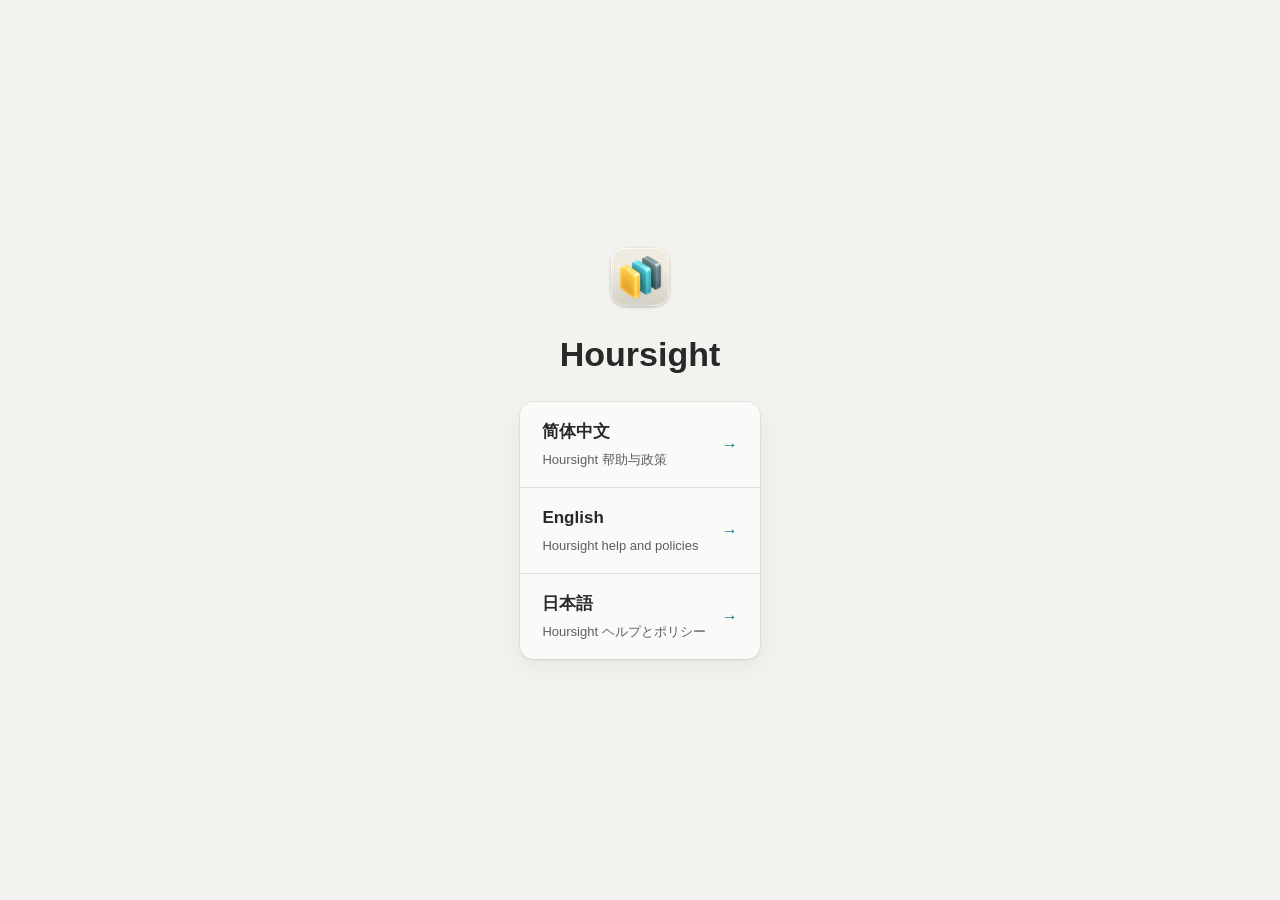
<file: public/index.html>
<!doctype html>
<!-- Generated by website/build.mjs 1.1 (Hoursight help site). Do not edit by hand. -->
<html lang="mul">
<head>
<meta charset="utf-8"><meta name="viewport" content="width=device-width, initial-scale=1">
<meta name="color-scheme" content="light dark">
<title>Hoursight</title>
<meta name="description" content="Hoursight help and policies · Hoursight 帮助与政策 · Hoursight ヘルプとポリシー">
<link rel="icon" href="assets/favicon-32.png" sizes="32x32"><link rel="apple-touch-icon" href="assets/apple-touch-icon-180.png">

<link rel="stylesheet" href="site.css">
</head>
<body class="page-root"><main id="main" class="root-main"><img src="assets/hoursight-128.png" width="72" height="72" alt=""><h1>Hoursight</h1><ul class="root-langs"><li><a href="zh-Hans/" lang="zh-Hans" hreflang="zh-Hans"><strong>简体中文</strong><span>Hoursight 帮助与政策</span><i aria-hidden="true">→</i></a></li><li><a href="en/" lang="en" hreflang="en"><strong>English</strong><span>Hoursight help and policies</span><i aria-hidden="true">→</i></a></li><li><a href="ja/" lang="ja" hreflang="ja"><strong>日本語</strong><span>Hoursight ヘルプとポリシー</span><i aria-hidden="true">→</i></a></li></ul></main></body></html>
</file>
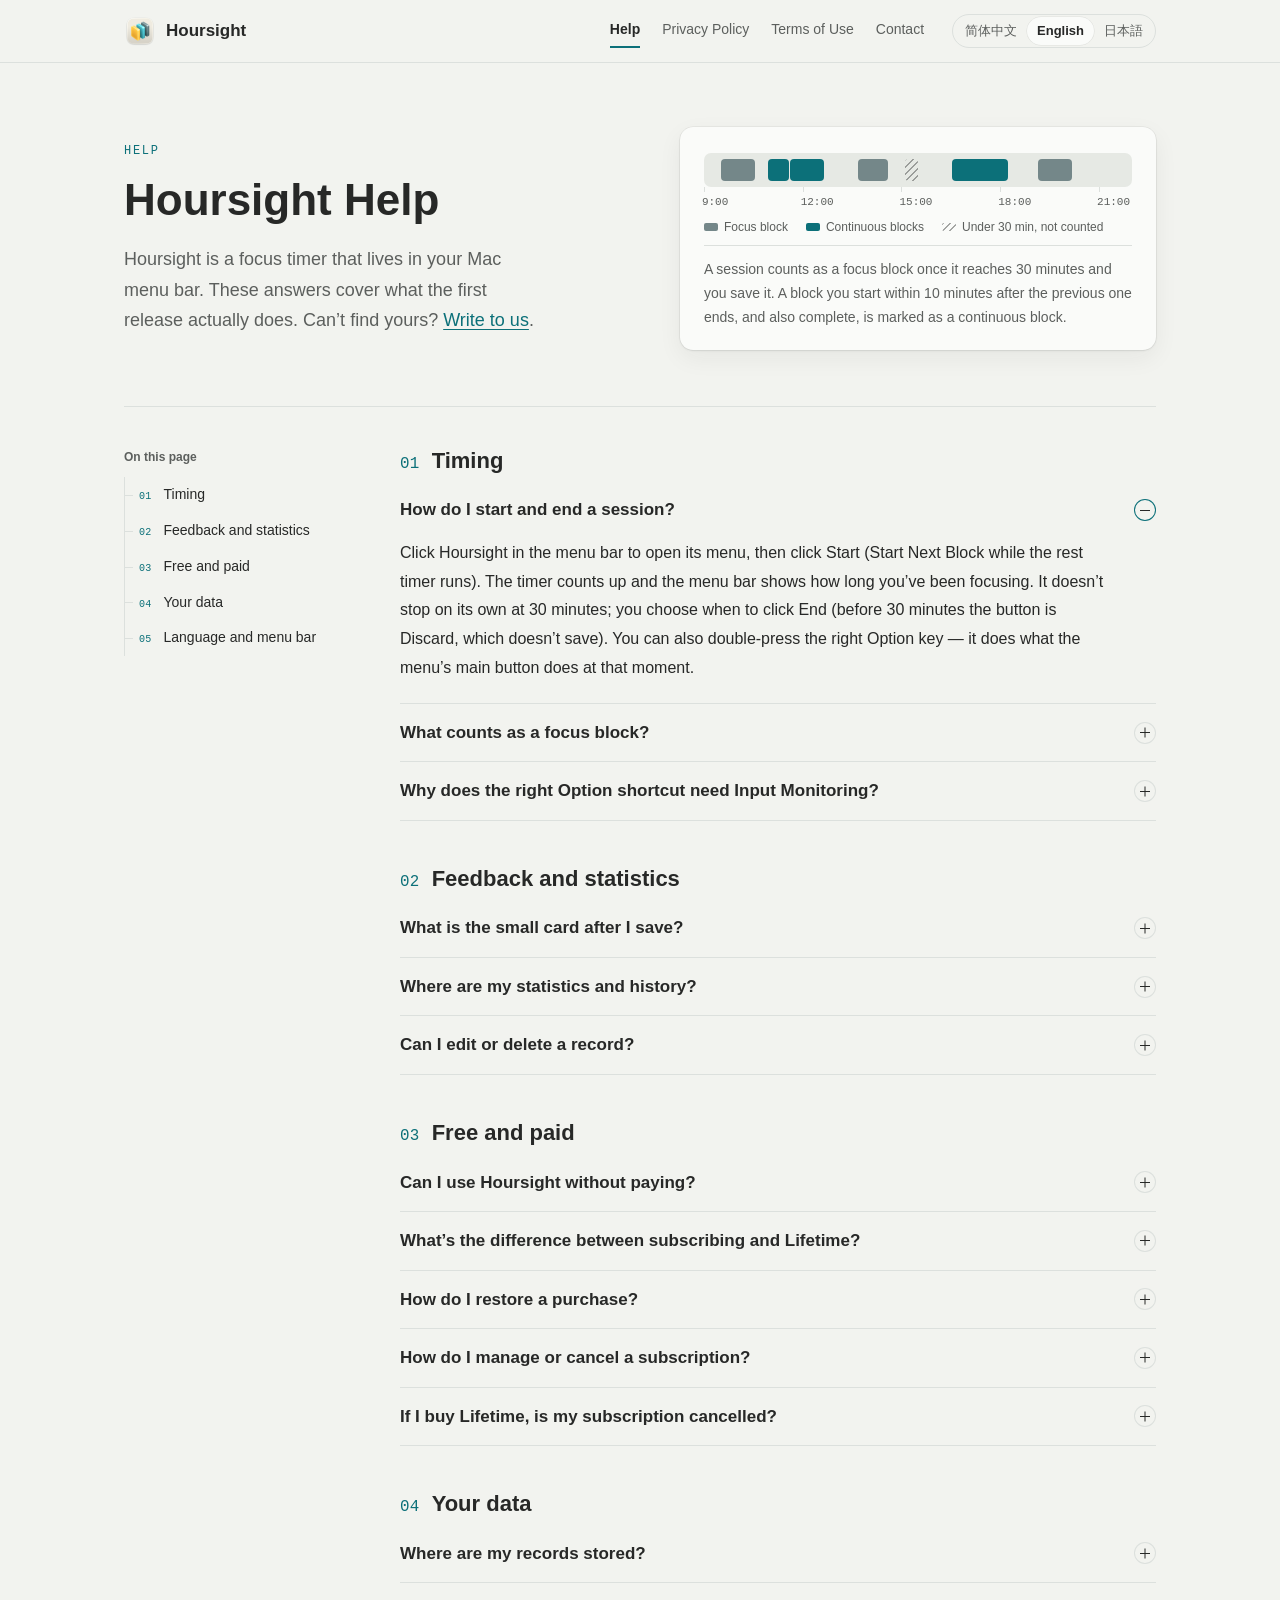
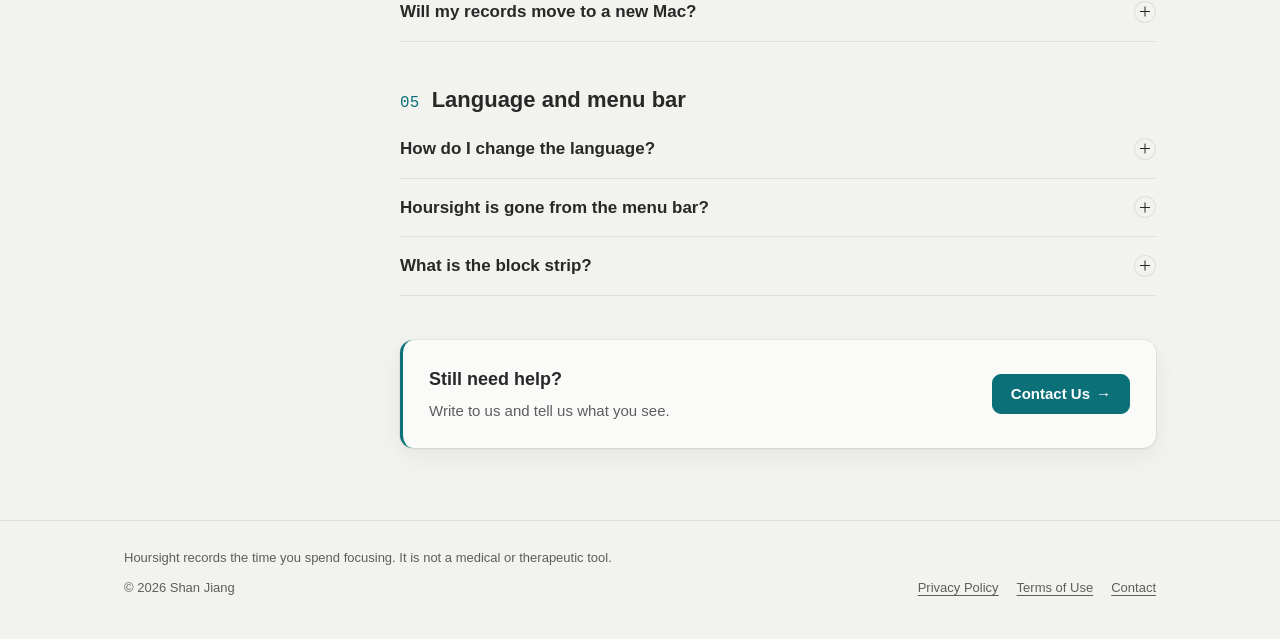
<file: public/en/index.html>
<!doctype html>
<!-- Generated by website/build.mjs 1.1 (Hoursight help site). Do not edit by hand. -->
<html lang="en">
<head>
<meta charset="utf-8"><meta name="viewport" content="width=device-width, initial-scale=1">
<meta name="color-scheme" content="light dark">
<title>Hoursight Help · Hoursight</title>
<meta name="description" content="Hoursight is a focus timer that lives in your Mac menu bar. These answers cover what the first release actually does. Can’t find yours? Write to us.">
<link rel="icon" href="../assets/favicon-32.png" sizes="32x32"><link rel="apple-touch-icon" href="../assets/apple-touch-icon-180.png">
<link rel="alternate" hreflang="zh-Hans" href="https://hoursight.app/zh-Hans/"><link rel="alternate" hreflang="en" href="https://hoursight.app/en/"><link rel="alternate" hreflang="ja" href="https://hoursight.app/ja/">
<link rel="stylesheet" href="../site.css">
</head>
<body class="page-help">
<a class="skip" href="#main">Skip to content</a>
<header class="site-header"><div class="bar">
<a class="brand" href="./"><img src="../assets/hoursight-128.png" width="32" height="32" alt=""><span>Hoursight</span></a>
<nav class="site-nav" aria-label="Site"><a href="./" aria-current="page">Help</a><a href="privacy/">Privacy Policy</a><a href="terms/">Terms of Use</a><a href="contact/">Contact</a></nav>
<div class="lang-switch" role="group" aria-label="Language"><a href="../zh-Hans/" lang="zh-Hans" hreflang="zh-Hans">简体中文</a><span class="lang-current" lang="en" aria-current="true">English</span><a href="../ja/" lang="ja" hreflang="ja">日本語</a></div>
</div></header>
<main id="main"><div class="hero"><div class="hero-text"><p class="eyebrow">HELP</p><h1>Hoursight Help</h1><p class="lead">Hoursight is a focus timer that lives in your Mac menu bar. These answers cover what the first release actually does. Can’t find yours? <a href="contact/">Write to us</a>.</p></div><figure class="ruler" aria-label="Focus blocks across a day"><div class="ruler-track" aria-hidden="true"><i class="blk blk-b" style="left:4%;width:7.999999999999999%"></i><i class="blk blk-c" style="left:15%;width:5.000000000000002%"></i><i class="blk blk-c" style="left:20%;width:8.000000000000002%"></i><i class="blk blk-b" style="left:36%;width:7.000000000000001%"></i><i class="blk blk-s" style="left:47%;width:3.0000000000000027%"></i><i class="blk blk-c" style="left:57.99999999999999%;width:13%"></i><i class="blk blk-b" style="left:78%;width:7.9999999999999964%"></i></div><div class="ruler-axis" aria-hidden="true"><span style="left:0%">9:00</span><span style="left:23.076923076923077%">12:00</span><span style="left:46.15384615384615%">15:00</span><span style="left:69.23076923076923%">18:00</span><span style="left:92.3076923076923%">21:00</span></div><ul class="ruler-legend"><li><i class="blk-b"></i>Focus block</li><li><i class="blk-c"></i>Continuous blocks</li><li><i class="blk-s"></i>Under 30 min, not counted</li></ul><figcaption>A session counts as a focus block once it reaches 30 minutes and you save it. A block you start within 10 minutes after the previous one ends, and also complete, is marked as a continuous block.</figcaption></figure></div>
<div class="help-layout"><nav class="toc" aria-label="On this page"><p class="toc-title">On this page</p><ol><li><a href="#timer"><span class="idx">01</span><span>Timing</span></a></li><li><a href="#stats"><span class="idx">02</span><span>Feedback and statistics</span></a></li><li><a href="#plans"><span class="idx">03</span><span>Free and paid</span></a></li><li><a href="#data"><span class="idx">04</span><span>Your data</span></a></li><li><a href="#display"><span class="idx">05</span><span>Language and menu bar</span></a></li></ol></nav><div class="faq-list"><section class="faq-group" id="timer" aria-labelledby="timer-h"><h2 id="timer-h"><span class="idx">01</span>Timing</h2><details class="faq" open><summary><span>How do I start and end a session?</span><i class="faq-mark" aria-hidden="true"></i></summary><div class="faq-a"><p>Click Hoursight in the menu bar to open its menu, then click Start (Start Next Block while the rest timer runs). The timer counts up and the menu bar shows how long you’ve been focusing. It doesn’t stop on its own at 30 minutes; you choose when to click End (before 30 minutes the button is Discard, which doesn’t save). You can also double-press the right Option key — it does what the menu’s main button does at that moment.</p></div></details><details class="faq"><summary><span>What counts as a focus block?</span><i class="faq-mark" aria-hidden="true"></i></summary><div class="faq-a"><p>A single session of 30 minutes or more that you save. It is the unit Hoursight uses to measure focus. Sessions under 30 minutes, sessions you discard, and sessions that aren’t saved don’t count. After a block ends, the menu shows a rest timer; if you click Start Next Block within 10 minutes and complete that block, it’s marked as a continuous block. It’s only a mark: each block’s time is still counted separately.</p></div></details><details class="faq"><summary><span>Why does the right Option shortcut need Input Monitoring?</span><i class="faq-mark" aria-hidden="true"></i></summary><div class="faq-a"><p>macOS requires this permission before an app can notice the right Option double-press while you work in other apps. Hoursight uses it for that one gesture only: it keeps just a temporary state for the check and never saves or sends your keystrokes or what you type. Without it, you can still time from the menu; when the permission is needed, the menu shows Open Input Monitoring Settings. You can turn it off any time in System Settings › Privacy & Security › Input Monitoring.</p></div></details></section><section class="faq-group" id="stats" aria-labelledby="stats-h"><h2 id="stats-h"><span class="idx">02</span>Feedback and statistics</h2><details class="faq"><summary><span>What is the small card after I save?</span><i class="faq-mark" aria-hidden="true"></i></summary><div class="faq-a"><p>Each time you save a focus block, a small card shows today’s total and compares it, at the same time of day, with yesterday, the same day last week, and your usual pace. Up, down, or the same, it’s shown as it is. The card hides after 8 seconds; you can see it again under Last completed in the menu, and look back at every result in Completion Recaps.</p></div></details><details class="faq"><summary><span>Where are my statistics and history?</span><i class="faq-mark" aria-hidden="true"></i></summary><div class="faq-a"><p>Choose Statistics & History in the menu. Look back by day and by week at the time you put in and the length of your focus blocks; a session that crosses midnight is split between the two days by the time spent in each. Hoursight lets you know when you set a new record, and a record stays as it was even if you edit your history later.</p></div></details><details class="faq"><summary><span>Can I edit or delete a record?</span><i class="faq-mark" aria-hidden="true"></i></summary><div class="faq-a"><p>Yes. In Statistics & History you can change a record’s time and note, or delete it. Saved recaps and records aren’t recalculated.</p></div></details></section><section class="faq-group" id="plans" aria-labelledby="plans-h"><h2 id="plans-h"><span class="idx">03</span>Free and paid</h2><details class="faq"><summary><span>Can I use Hoursight without paying?</span><i class="faq-mark" aria-hidden="true"></i></summary><div class="faq-a"><p>Yes. Statistics, recaps, and history stay unrestricted. For 3 days from the day you first start a session, there’s no limit; after that, you can start 2 focus sessions a day for free.</p></div></details><details class="faq"><summary><span>What’s the difference between subscribing and Lifetime?</span><i class="faq-mark" aria-hidden="true"></i></summary><div class="faq-a"><p>Monthly, Yearly, and the one-time Lifetime purchase unlock exactly the same features, with unlimited sessions. Your first subscription starts with 1 month free, with unlimited sessions during the trial; after that it renews automatically on the plan you chose, and you can cancel any time in your Apple account. Prices are as shown in the App Store.</p></div></details><details class="faq"><summary><span>How do I restore a purchase?</span><i class="faq-mark" aria-hidden="true"></i></summary><div class="faq-a"><p>Open Purchase & Access from the menu and click Restore Purchases at the bottom of the window. Restoring brings back your access only, not your local records.</p></div></details><details class="faq"><summary><span>How do I manage or cancel a subscription?</span><i class="faq-mark" aria-hidden="true"></i></summary><div class="faq-a"><p>In the Purchase & Access window, click Manage Subscription ↗ to open Apple’s subscription page. Apple handles subscriptions, charges, and refunds.</p></div></details><details class="faq"><summary><span>If I buy Lifetime, is my subscription cancelled?</span><i class="faq-mark" aria-hidden="true"></i></summary><div class="faq-a"><p>No. Lifetime doesn’t cancel an existing subscription or credit what you’ve paid; cancel it yourself in Apple’s subscription settings.</p></div></details></section><section class="faq-group" id="data" aria-labelledby="data-h"><h2 id="data-h"><span class="idx">04</span>Your data</h2><details class="faq"><summary><span>Where are my records stored?</span><i class="faq-mark" aria-hidden="true"></i></summary><div class="faq-a"><p>Only on this Mac. Hoursight needs no sign-up, doesn’t upload your records to any server, and doesn’t sync them between devices. See the <a href="privacy/">Privacy Policy</a>.</p></div></details><details class="faq"><summary><span>Will my records move to a new Mac?</span><i class="faq-mark" aria-hidden="true"></i></summary><div class="faq-a"><p>Not automatically: records don’t sync, and Restore Purchases brings back access only, not records.</p></div></details></section><section class="faq-group" id="display" aria-labelledby="display-h"><h2 id="display-h"><span class="idx">05</span>Language and menu bar</h2><details class="faq"><summary><span>How do I change the language?</span><i class="faq-mark" aria-hidden="true"></i></summary><div class="faq-a"><p>In the menu, under Language, choose Match System, 简体中文, English, or 日本語. If the language on screen would change, Hoursight needs to relaunch; choose Later to switch the next time it launches. Your records aren’t affected.</p></div></details><details class="faq"><summary><span>Hoursight is gone from the menu bar?</span><i class="faq-mark" aria-hidden="true"></i></summary><div class="faq-a"><p>When the menu bar runs out of room, the icon can end up behind the notch or be tucked away by a menu bar manager. Open Hoursight again (double-click it in the Finder or open it with Spotlight) and a panel appears near the top of the screen: open the menu from there, or turn on the block strip.</p></div></details><details class="faq"><summary><span>What is the block strip?</span><i class="faq-mark" aria-hidden="true"></i></summary><div class="faq-a"><p>A thin strip at the top center of the screen that shows the timer state and today’s total. Turn it on with Show today’s block strip in the menu; it’s off by default.</p></div></details></section>
<aside class="more"><div><h2>Still need help?</h2><p>Write to us and tell us what you see.</p></div><a class="button primary" href="contact/">Contact Us <span aria-hidden="true">→</span></a></aside></div></div></main>
<footer class="site-footer"><div class="bar"><p class="footer-note">Hoursight records the time you spend focusing. It is not a medical or therapeutic tool.</p><nav class="footer-links" aria-label="Site"><a href="privacy/">Privacy Policy</a><a href="terms/">Terms of Use</a><a href="contact/">Contact</a></nav><p class="footer-made">© 2026 Shan Jiang</p></div></footer>
</body></html>
</file>
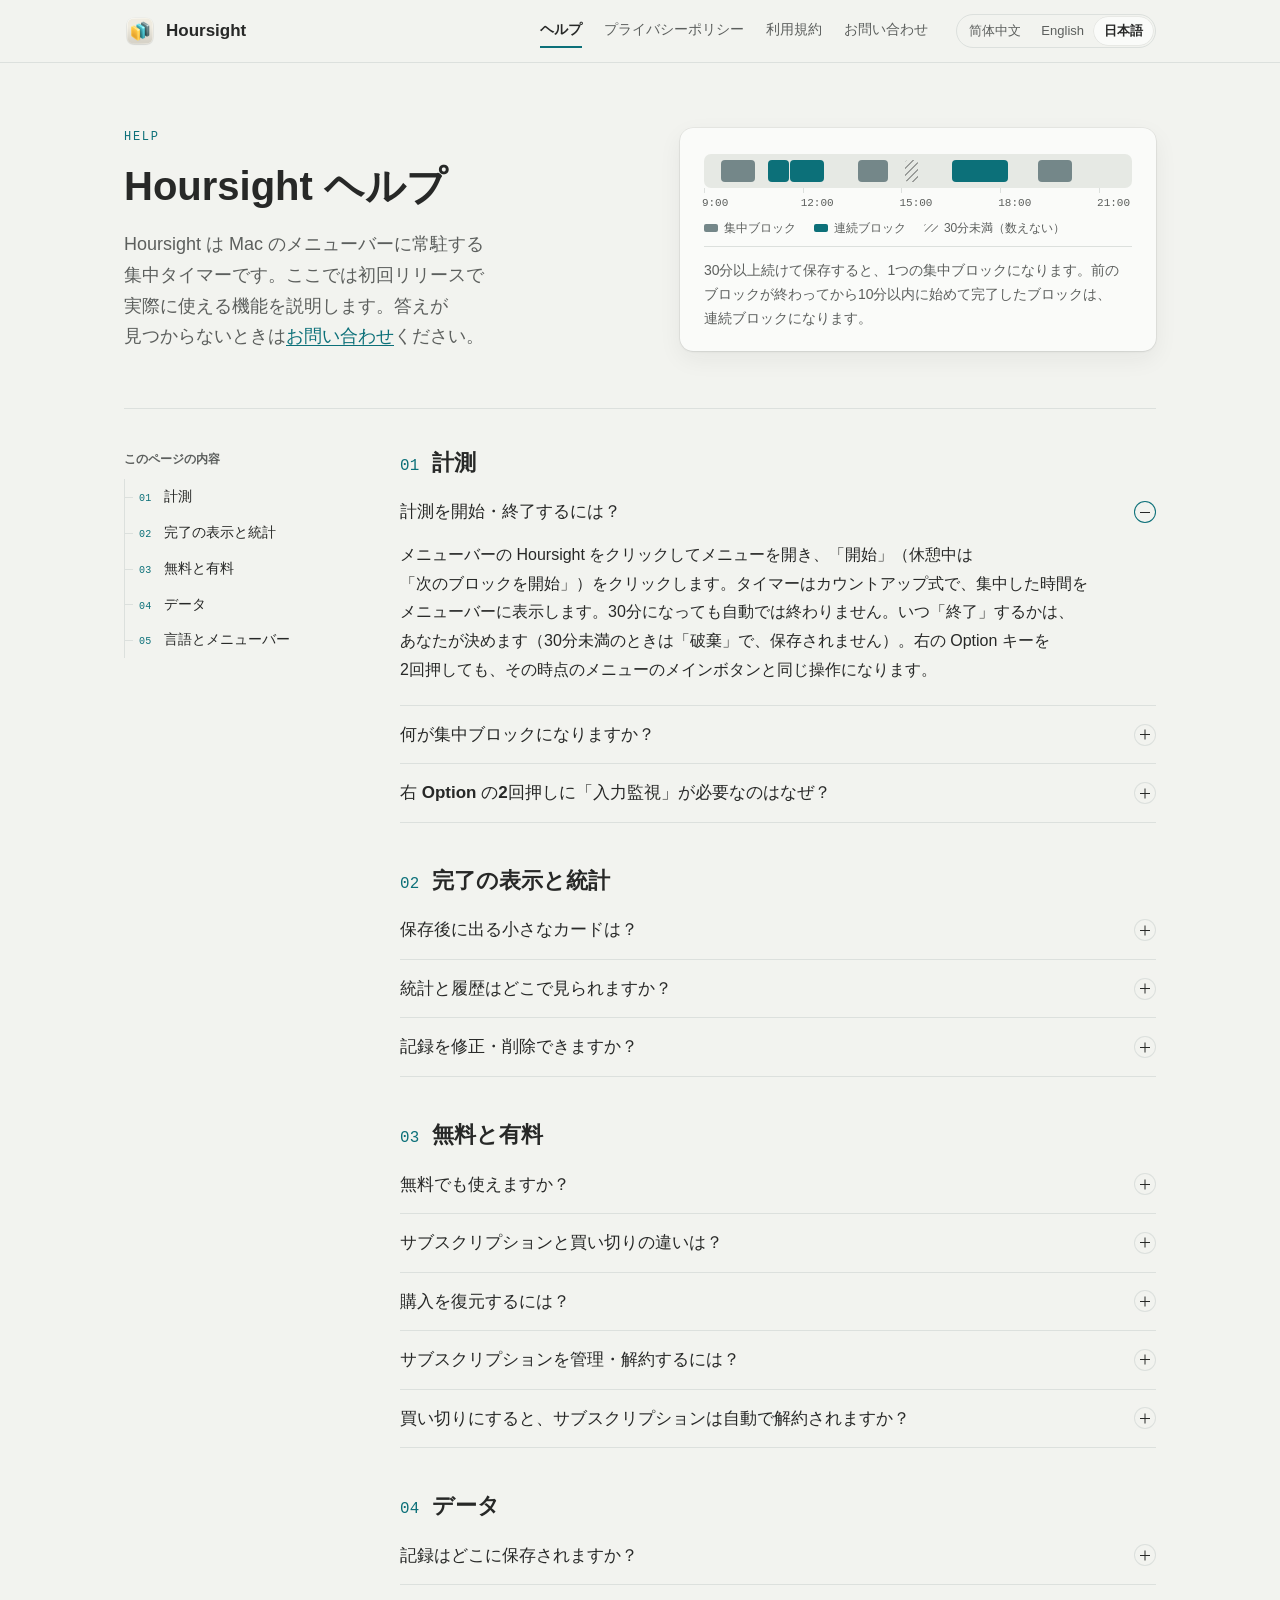
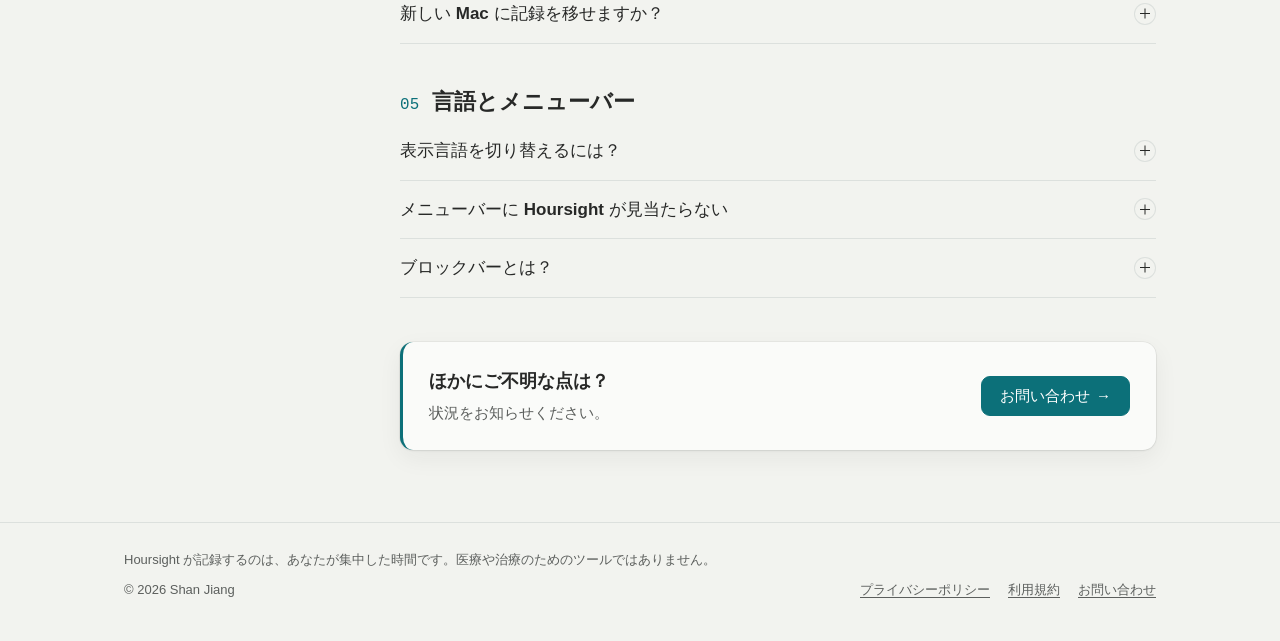
<file: public/ja/index.html>
<!doctype html>
<!-- Generated by website/build.mjs 1.1 (Hoursight help site). Do not edit by hand. -->
<html lang="ja">
<head>
<meta charset="utf-8"><meta name="viewport" content="width=device-width, initial-scale=1">
<meta name="color-scheme" content="light dark">
<title>Hoursight ヘルプ · Hoursight</title>
<meta name="description" content="Hoursight は Mac のメニューバーに常駐する集中タイマーです。ここでは初回リリースで実際に使える機能を説明します。答えが見つからないときはお問い合わせください。">
<link rel="icon" href="../assets/favicon-32.png" sizes="32x32"><link rel="apple-touch-icon" href="../assets/apple-touch-icon-180.png">
<link rel="alternate" hreflang="zh-Hans" href="https://hoursight.app/zh-Hans/"><link rel="alternate" hreflang="en" href="https://hoursight.app/en/"><link rel="alternate" hreflang="ja" href="https://hoursight.app/ja/">
<link rel="stylesheet" href="../site.css">
</head>
<body class="page-help">
<a class="skip" href="#main">本文へ移動</a>
<header class="site-header"><div class="bar">
<a class="brand" href="./"><img src="../assets/hoursight-128.png" width="32" height="32" alt=""><span>Hoursight</span></a>
<nav class="site-nav" aria-label="サイト"><a href="./" aria-current="page">ヘルプ</a><a href="privacy/">プライバシーポリシー</a><a href="terms/">利用規約</a><a href="contact/">お問い合わせ</a></nav>
<div class="lang-switch" role="group" aria-label="言語"><a href="../zh-Hans/" lang="zh-Hans" hreflang="zh-Hans">简体中文</a><a href="../en/" lang="en" hreflang="en">English</a><span class="lang-current" lang="ja" aria-current="true">日本語</span></div>
</div></header>
<main id="main"><div class="hero"><div class="hero-text"><p class="eyebrow">HELP</p><h1>Hoursight ヘルプ</h1><p class="lead">Hoursight は Mac のメニューバーに<wbr>常駐する集中タイマーです。<wbr>ここでは<wbr>初回リリースで<wbr>実際に<wbr>使える機能を<wbr>説明します。<wbr>答えが<wbr>見つからないときは<a href="contact/">お問い合わせ</a>ください。</p></div><figure class="ruler" aria-label="1日の集中ブロックの例"><div class="ruler-track" aria-hidden="true"><i class="blk blk-b" style="left:4%;width:7.999999999999999%"></i><i class="blk blk-c" style="left:15%;width:5.000000000000002%"></i><i class="blk blk-c" style="left:20%;width:8.000000000000002%"></i><i class="blk blk-b" style="left:36%;width:7.000000000000001%"></i><i class="blk blk-s" style="left:47%;width:3.0000000000000027%"></i><i class="blk blk-c" style="left:57.99999999999999%;width:13%"></i><i class="blk blk-b" style="left:78%;width:7.9999999999999964%"></i></div><div class="ruler-axis" aria-hidden="true"><span style="left:0%">9:00</span><span style="left:23.076923076923077%">12:00</span><span style="left:46.15384615384615%">15:00</span><span style="left:69.23076923076923%">18:00</span><span style="left:92.3076923076923%">21:00</span></div><ul class="ruler-legend"><li><i class="blk-b"></i>集中ブロック</li><li><i class="blk-c"></i>連続ブロック</li><li><i class="blk-s"></i>30分未満（数えない）</li></ul><figcaption>30分以上続けて保存すると、1つの集中ブロックになります。前のブロックが終わってから10分以内に始めて完了したブロックは、連続ブロックになります。</figcaption></figure></div>
<div class="help-layout"><nav class="toc" aria-label="このページの内容"><p class="toc-title">このページの内容</p><ol><li><a href="#timer"><span class="idx">01</span><span>計測</span></a></li><li><a href="#stats"><span class="idx">02</span><span>完了の表示と統計</span></a></li><li><a href="#plans"><span class="idx">03</span><span>無料と有料</span></a></li><li><a href="#data"><span class="idx">04</span><span>データ</span></a></li><li><a href="#display"><span class="idx">05</span><span>言語とメニューバー</span></a></li></ol></nav><div class="faq-list"><section class="faq-group" id="timer" aria-labelledby="timer-h"><h2 id="timer-h"><span class="idx">01</span>計測</h2><details class="faq" open><summary><span>計測を<wbr>開始・終了するには？</span><i class="faq-mark" aria-hidden="true"></i></summary><div class="faq-a"><p>メニューバーの Hoursight をクリックしてメニューを開き、<span class="nb">「開始」</span>（休憩中は<span class="nb">「次のブロックを開始」</span>）をクリックします。タイマーはカウントアップ式で、集中した時間をメニューバーに表示します。30分になっても自動では終わりません。いつ<span class="nb">「終了」</span>するかは、あなたが決めます（30分未満のときは<span class="nb">「破棄」</span>で、保存されません）。右の Option キーを2回押しても、その時点のメニューのメインボタンと同じ操作になります。</p></div></details><details class="faq"><summary><span>何が<wbr>集中ブロックになりますか？</span><i class="faq-mark" aria-hidden="true"></i></summary><div class="faq-a"><p>1回の計測が30分以上で、保存したものが1つの集中ブロックです。Hoursight が集中を数える単位です。30分未満の時間、途中で破棄した時間、保存しなかった時間は数えません。ブロックが終わるとメニューは休憩の計測に切り替わります。10分以内に<span class="nb">「次のブロックを開始」</span>して完了すると、そのブロックは連続ブロックになります。連続は印だけで、各ブロックの時間は別々に数えます。</p></div></details><details class="faq"><summary><span>右 Option の2回押しに<wbr><span class="nb">「入力監視」</span><wbr>が<wbr>必要なのはなぜ？</span><i class="faq-mark" aria-hidden="true"></i></summary><div class="faq-a"><p>ほかの App を使っているあいだに右 Option の2回押しを認識するには、macOS のこの許可が必要です。Hoursight はこの操作の判定だけに使い、一時的な判定状態だけを持ち、キー操作や入力内容を保存・送信しません。許可しなくてもメニューから計測できます。許可が必要なときは、メニューに<span class="nb">「入力監視の設定を開く」</span>が表示されます。「システム設定 › プライバシーとセキュリティ › 入力監視」でいつでもオフにできます。</p></div></details></section><section class="faq-group" id="stats" aria-labelledby="stats-h"><h2 id="stats-h"><span class="idx">02</span>完了の表示と統計</h2><details class="faq"><summary><span>保存後に<wbr>出る小さなカードは？</span><i class="faq-mark" aria-hidden="true"></i></summary><div class="faq-a"><p>集中ブロックを保存するたびに、今日の合計と、同じ時刻での昨日・先週の同じ曜日・ふだんの水準との比較をカードで表示します。増えても、減っても、同じでも、そのまま表示します。カードは8秒で自動的に閉じます。あとからメニューの<span class="nb">「直近の完了」</span>で見直せるほか、<span class="nb">「完了の振り返り」</span>で毎回の結果を振り返れます。</p></div></details><details class="faq"><summary><span>統計と履歴はどこで<wbr>見られますか？</span><i class="faq-mark" aria-hidden="true"></i></summary><div class="faq-a"><p>メニューの<span class="nb">「統計と履歴」</span>を選びます。取り組んだ時間と集中ブロックの長さを、日ごと・週ごとに振り返れます。午前0時をまたいだ計測は、実際の時間に応じて2日に分けて数えます。新記録を出したときはお知らせし、一度出た記録はあとで履歴を修正しても書き換えられません。</p></div></details><details class="faq"><summary><span>記録を<wbr>修正・削除できますか？</span><i class="faq-mark" aria-hidden="true"></i></summary><div class="faq-a"><p>できます。<span class="nb">「統計と履歴」</span>で記録の時間とメモを修正したり、記録を削除したりできます。保存済みの振り返りや記録は再計算されません。</p></div></details></section><section class="faq-group" id="plans" aria-labelledby="plans-h"><h2 id="plans-h"><span class="idx">03</span>無料と有料</h2><details class="faq"><summary><span>無料でも<wbr>使えますか？</span><i class="faq-mark" aria-hidden="true"></i></summary><div class="faq-a"><p>使えます。統計、振り返り、履歴に制限はありません。初めて集中を開始した日から3日間は回数無制限で、その後は1日2回まで無料で集中を開始できます。</p></div></details><details class="faq"><summary><span>サブスクリプションと買い切りの違いは？</span><i class="faq-mark" aria-hidden="true"></i></summary><div class="faq-a"><p>月額、年額、1回払いの買い切りのどれでも、使える機能はまったく同じで、計測回数は無制限です。初めてのサブスクリプションは1か月無料で試せ、期間中は計測回数の制限がありません。その後は選んだプランで自動更新され、Apple のアカウントからいつでも解約できます。価格は App Store の表示に従います。</p></div></details><details class="faq"><summary><span>購入を<wbr>復元するには？</span><i class="faq-mark" aria-hidden="true"></i></summary><div class="faq-a"><p>メニューの<span class="nb">「購入と利用権」</span>を開き、ウインドウ下部の<span class="nb">「購入を復元」</span>をクリックします。復元されるのは利用権だけで、ローカルの記録は復元されません。</p></div></details><details class="faq"><summary><span>サブスクリプションを<wbr>管理・解約するには？</span><i class="faq-mark" aria-hidden="true"></i></summary><div class="faq-a"><p><span class="nb">「購入と利用権」</span>ウインドウで<span class="nb">「サブスクリプションを管理 ↗」</span>をクリックすると、Apple のサブスクリプション管理ページが開きます。サブスクリプション、請求、返金は Apple が扱います。</p></div></details><details class="faq"><summary><span>買い切りにすると、<wbr>サブスクリプションは<wbr>自動で<wbr>解約されますか？</span><i class="faq-mark" aria-hidden="true"></i></summary><div class="faq-a"><p>されません。買い切りは既存のサブスクリプションを自動で解約せず、支払い済みの料金にも充当されません。Apple のサブスクリプション管理でご自身で解約してください。</p></div></details></section><section class="faq-group" id="data" aria-labelledby="data-h"><h2 id="data-h"><span class="idx">04</span>データ</h2><details class="faq"><summary><span>記録はどこに<wbr>保存されますか？</span><i class="faq-mark" aria-hidden="true"></i></summary><div class="faq-a"><p>この Mac にだけ保存されます。Hoursight はアカウント登録が不要で、記録をどのサーバにもアップロードせず、デバイス間で同期もしません。詳しくは<a href="privacy/">プライバシーポリシー</a>をご覧ください。</p></div></details><details class="faq"><summary><span>新しい Mac に<wbr>記録を<wbr>移せますか？</span><i class="faq-mark" aria-hidden="true"></i></summary><div class="faq-a"><p>自動では移りません。記録は同期されず、<span class="nb">「購入を復元」</span>で戻るのも利用権だけです。</p></div></details></section><section class="faq-group" id="display" aria-labelledby="display-h"><h2 id="display-h"><span class="idx">05</span>言語とメニューバー</h2><details class="faq"><summary><span>表示言語を<wbr>切り替えるには？</span><i class="faq-mark" aria-hidden="true"></i></summary><div class="faq-a"><p>メニューの<span class="nb">「言語」</span>で<span class="nb">「システムに合わせる」</span>、简体中文、English、日本語 のいずれかを選びます。表示される言語が変わる場合は Hoursight の再起動が必要です。<span class="nb">「あとで」</span>を選ぶと次回起動時に切り替わります。記録には影響しません。</p></div></details><details class="faq"><summary><span>メニューバーに Hoursight が<wbr>見当たらない</span><i class="faq-mark" aria-hidden="true"></i></summary><div class="faq-a"><p>メニューバーに入りきらないと、アイコンがノッチの裏に隠れたり、メニューバー整理ツールにしまわれたりします。そのときは Hoursight をもう一度開いてください（Finder でダブルクリック、または Spotlight で開く）。画面上部にパネルが出て、そこからメニューを開くか、ブロックバーをオンにできます。</p></div></details><details class="faq"><summary><span>ブロックバーとは？</span><i class="faq-mark" aria-hidden="true"></i></summary><div class="faq-a"><p>画面上部の中央に出る細いバーで、計測の状態と今日の合計を表示します。メニューの<span class="nb">「今日のブロックバーを表示」</span>でオンにします。初期設定はオフです。</p></div></details></section>
<aside class="more"><div><h2>ほかにご不明な点は？</h2><p>状況をお知らせください。</p></div><a class="button primary" href="contact/">お問い合わせ <span aria-hidden="true">→</span></a></aside></div></div></main>
<footer class="site-footer"><div class="bar"><p class="footer-note">Hoursight が記録するのは、あなたが集中した時間です。医療や治療のためのツールではありません。</p><nav class="footer-links" aria-label="サイト"><a href="privacy/">プライバシーポリシー</a><a href="terms/">利用規約</a><a href="contact/">お問い合わせ</a></nav><p class="footer-made">© 2026 Shan Jiang</p></div></footer>
</body></html>
</file>
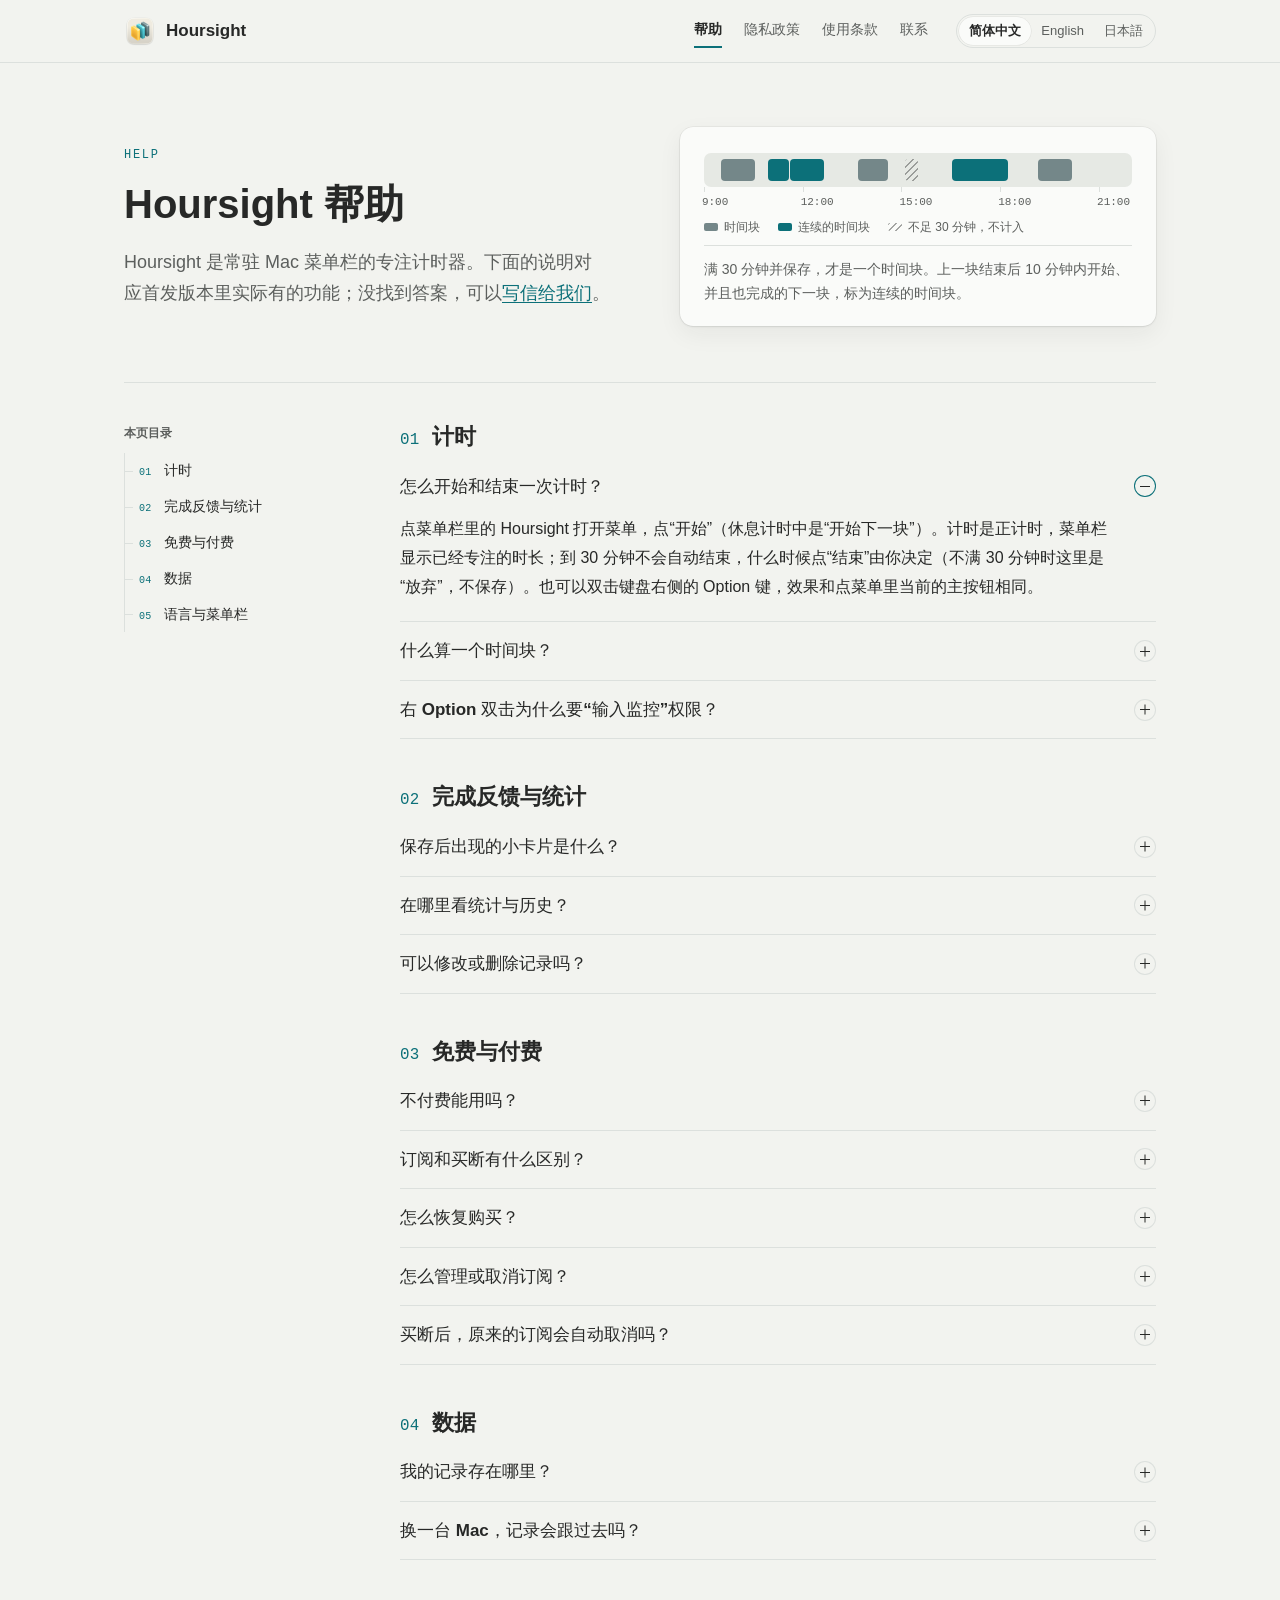
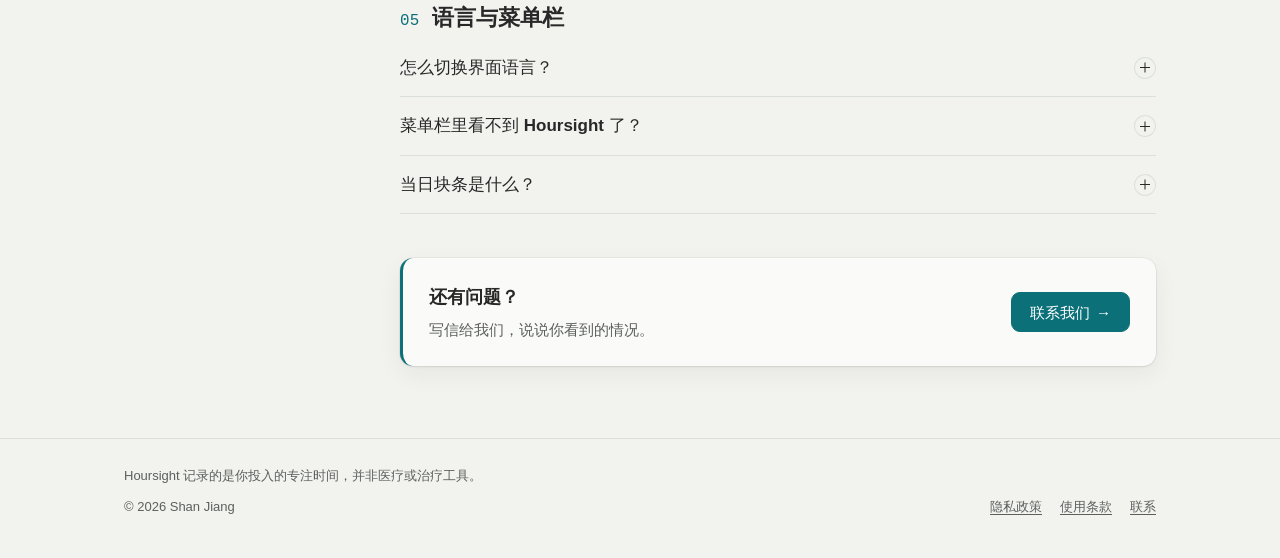
<file: public/zh-Hans/index.html>
<!doctype html>
<!-- Generated by website/build.mjs 1.1 (Hoursight help site). Do not edit by hand. -->
<html lang="zh-Hans">
<head>
<meta charset="utf-8"><meta name="viewport" content="width=device-width, initial-scale=1">
<meta name="color-scheme" content="light dark">
<title>Hoursight 帮助 · Hoursight</title>
<meta name="description" content="Hoursight 是常驻 Mac 菜单栏的专注计时器。下面的说明对应首发版本里实际有的功能；没找到答案，可以写信给我们。">
<link rel="icon" href="../assets/favicon-32.png" sizes="32x32"><link rel="apple-touch-icon" href="../assets/apple-touch-icon-180.png">
<link rel="alternate" hreflang="zh-Hans" href="https://hoursight.app/zh-Hans/"><link rel="alternate" hreflang="en" href="https://hoursight.app/en/"><link rel="alternate" hreflang="ja" href="https://hoursight.app/ja/">
<link rel="stylesheet" href="../site.css">
</head>
<body class="page-help">
<a class="skip" href="#main">跳到正文</a>
<header class="site-header"><div class="bar">
<a class="brand" href="./"><img src="../assets/hoursight-128.png" width="32" height="32" alt=""><span>Hoursight</span></a>
<nav class="site-nav" aria-label="网站导航"><a href="./" aria-current="page">帮助</a><a href="privacy/">隐私政策</a><a href="terms/">使用条款</a><a href="contact/">联系</a></nav>
<div class="lang-switch" role="group" aria-label="语言"><span class="lang-current" lang="zh-Hans" aria-current="true">简体中文</span><a href="../en/" lang="en" hreflang="en">English</a><a href="../ja/" lang="ja" hreflang="ja">日本語</a></div>
</div></header>
<main id="main"><div class="hero"><div class="hero-text"><p class="eyebrow">HELP</p><h1>Hoursight 帮助</h1><p class="lead">Hoursight 是常驻 Mac 菜单栏的专注计时器。下面的说明对应首发版本里实际有的功能；没找到答案，可以<a href="contact/">写信给我们</a>。</p></div><figure class="ruler" aria-label="一天中的时间块示意"><div class="ruler-track" aria-hidden="true"><i class="blk blk-b" style="left:4%;width:7.999999999999999%"></i><i class="blk blk-c" style="left:15%;width:5.000000000000002%"></i><i class="blk blk-c" style="left:20%;width:8.000000000000002%"></i><i class="blk blk-b" style="left:36%;width:7.000000000000001%"></i><i class="blk blk-s" style="left:47%;width:3.0000000000000027%"></i><i class="blk blk-c" style="left:57.99999999999999%;width:13%"></i><i class="blk blk-b" style="left:78%;width:7.9999999999999964%"></i></div><div class="ruler-axis" aria-hidden="true"><span style="left:0%">9:00</span><span style="left:23.076923076923077%">12:00</span><span style="left:46.15384615384615%">15:00</span><span style="left:69.23076923076923%">18:00</span><span style="left:92.3076923076923%">21:00</span></div><ul class="ruler-legend"><li><i class="blk-b"></i>时间块</li><li><i class="blk-c"></i>连续的时间块</li><li><i class="blk-s"></i>不足 30 分钟，不计入</li></ul><figcaption>满 30 分钟并保存，才是一个时间块。上一块结束后 10 分钟内开始、并且也完成的下一块，标为连续的时间块。</figcaption></figure></div>
<div class="help-layout"><nav class="toc" aria-label="本页目录"><p class="toc-title">本页目录</p><ol><li><a href="#timer"><span class="idx">01</span><span>计时</span></a></li><li><a href="#stats"><span class="idx">02</span><span>完成反馈与统计</span></a></li><li><a href="#plans"><span class="idx">03</span><span>免费与付费</span></a></li><li><a href="#data"><span class="idx">04</span><span>数据</span></a></li><li><a href="#display"><span class="idx">05</span><span>语言与菜单栏</span></a></li></ol></nav><div class="faq-list"><section class="faq-group" id="timer" aria-labelledby="timer-h"><h2 id="timer-h"><span class="idx">01</span>计时</h2><details class="faq" open><summary><span>怎么开始和结束一次计时？</span><i class="faq-mark" aria-hidden="true"></i></summary><div class="faq-a"><p>点菜单栏里的 Hoursight 打开菜单，点<span class="nb">“开始”</span>（休息计时中是<span class="nb">“开始下一块”</span>）。计时是正计时，菜单栏显示已经专注的时长；到 30 分钟不会自动结束，什么时候点<span class="nb">“结束”</span>由你决定（不满 30 分钟时这里是<span class="nb">“放弃”</span>，不保存）。也可以双击键盘右侧的 Option 键，效果和点菜单里当前的主按钮相同。</p></div></details><details class="faq"><summary><span>什么算一个时间块？</span><i class="faq-mark" aria-hidden="true"></i></summary><div class="faq-a"><p>一次计时满 30 分钟并保存，就是一个时间块，Hoursight 用它计量专注。不足 30 分钟、中途放弃或没有保存的时段都不计入。一块结束后，菜单进入休息计时；10 分钟内点<span class="nb">“开始下一块”</span>并完成，这一块会标为连续的时间块。连续只是一个标记，各块的时长仍分开统计。</p></div></details><details class="faq"><summary><span>右 Option 双击为什么要<span class="nb">“输入监控”</span>权限？</span><i class="faq-mark" aria-hidden="true"></i></summary><div class="faq-a"><p>macOS 要求有这项权限，App 才能在你使用其他 App 时识别右 Option 的双击。Hoursight 只用它识别这一个动作，只保留临时判定状态，不保存、不发送按键与输入内容。不授权也可以用菜单计时；需要授权时，菜单里会出现<span class="nb">“打开输入监控设置”</span>。权限也可以在“系统设置 › 隐私与安全性 › 输入监控”里随时关闭。</p></div></details></section><section class="faq-group" id="stats" aria-labelledby="stats-h"><h2 id="stats-h"><span class="idx">02</span>完成反馈与统计</h2><details class="faq"><summary><span>保存后出现的小卡片是什么？</span><i class="faq-mark" aria-hidden="true"></i></summary><div class="faq-a"><p>每保存一个时间块，会出现一张小卡片：今日累计，以及在同一时刻与昨日、上周同一天和你的日常水平的对照。增加、减少或持平都如实显示。卡片 8 秒后自动收起；之后可以在菜单的<span class="nb">“最近完成”</span>里再看，或在<span class="nb">“完成回顾”</span>里回看每一次当时的结果。</p></div></details><details class="faq"><summary><span>在哪里看统计与历史？</span><i class="faq-mark" aria-hidden="true"></i></summary><div class="faq-a"><p>在菜单里点<span class="nb">“统计与历史”</span>。可以按日、按周回看投入的时长和时间块的长度；跨过午夜的计时按实际时长分到两天。刷新纪录时会提醒你；纪录一旦生成就保持原样，之后修改历史也不会改写它。</p></div></details><details class="faq"><summary><span>可以修改或删除记录吗？</span><i class="faq-mark" aria-hidden="true"></i></summary><div class="faq-a"><p>可以。在<span class="nb">“统计与历史”</span>里可以修改一条记录的时间和备注，或删除它。已经保存的完成回顾和纪录不会因此重算。</p></div></details></section><section class="faq-group" id="plans" aria-labelledby="plans-h"><h2 id="plans-h"><span class="idx">03</span>免费与付费</h2><details class="faq"><summary><span>不付费能用吗？</span><i class="faq-mark" aria-hidden="true"></i></summary><div class="faq-a"><p>能。统计、回顾与历史不受限制。第一次开始计时的那天起，连续 3 天不限次数；之后每天可以免费开始 2 次专注。</p></div></details><details class="faq"><summary><span>订阅和买断有什么区别？</span><i class="faq-mark" aria-hidden="true"></i></summary><div class="faq-a"><p>月付、年付和一次性买断解锁的功能完全一样，都不限计时次数。首次订阅可以免费试用 1 个月，期间计时次数不限；试用结束后按所选方案自动续费，可以随时在 Apple 账户中取消。价格以 App Store 显示的为准。</p></div></details><details class="faq"><summary><span>怎么恢复购买？</span><i class="faq-mark" aria-hidden="true"></i></summary><div class="faq-a"><p>打开菜单里的<span class="nb">“购买与使用权”</span>，点窗口底部的<span class="nb">“恢复购买”</span>。恢复只恢复使用权，不恢复本地记录。</p></div></details><details class="faq"><summary><span>怎么管理或取消订阅？</span><i class="faq-mark" aria-hidden="true"></i></summary><div class="faq-a"><p>在<span class="nb">“购买与使用权”</span>窗口点<span class="nb">“管理订阅 ↗”</span>，会打开 Apple 的订阅管理页面。订阅、扣款与退款都由 Apple 处理。</p></div></details><details class="faq"><summary><span>买断后，原来的订阅会自动取消吗？</span><i class="faq-mark" aria-hidden="true"></i></summary><div class="faq-a"><p>不会。买断不会自动取消原订阅，也不抵扣已付的费用；请在 Apple 的订阅管理里自行取消。</p></div></details></section><section class="faq-group" id="data" aria-labelledby="data-h"><h2 id="data-h"><span class="idx">04</span>数据</h2><details class="faq"><summary><span>我的记录存在哪里？</span><i class="faq-mark" aria-hidden="true"></i></summary><div class="faq-a"><p>只存在这台 Mac 上。Hoursight 不需要注册账号，不把记录上传到任何服务器，也不在设备之间同步。详见<a href="privacy/">隐私政策</a>。</p></div></details><details class="faq"><summary><span>换一台 Mac，记录会跟过去吗？</span><i class="faq-mark" aria-hidden="true"></i></summary><div class="faq-a"><p>不会自动跟过去：记录不同步，<span class="nb">“恢复购买”</span>也只恢复使用权、不恢复记录。</p></div></details></section><section class="faq-group" id="display" aria-labelledby="display-h"><h2 id="display-h"><span class="idx">05</span>语言与菜单栏</h2><details class="faq"><summary><span>怎么切换界面语言？</span><i class="faq-mark" aria-hidden="true"></i></summary><div class="faq-a"><p>在菜单的<span class="nb">“语言”</span>里选<span class="nb">“跟随系统”</span>、简体中文、English 或日本語。如果实际显示的语言会改变，需要重新启动 Hoursight；选<span class="nb">“稍后”</span>则在下次启动时切换。记录不受影响。</p></div></details><details class="faq"><summary><span>菜单栏里看不到 Hoursight 了？</span><i class="faq-mark" aria-hidden="true"></i></summary><div class="faq-a"><p>菜单栏放不下时，图标可能被刘海挡住，或被菜单栏整理工具收起。这时再打开一次 Hoursight（在访达里双击，或用聚焦搜索打开），屏幕上方会出现提示，可以从那里打开菜单，或开启当日块条。</p></div></details><details class="faq"><summary><span>当日块条是什么？</span><i class="faq-mark" aria-hidden="true"></i></summary><div class="faq-a"><p>屏幕顶部正中的一条细条，显示计时状态和今日累计。在菜单里勾选<span class="nb">“显示当日块条”</span>开启，默认关闭。</p></div></details></section>
<aside class="more"><div><h2>还有问题？</h2><p>写信给我们，说说你看到的情况。</p></div><a class="button primary" href="contact/">联系我们 <span aria-hidden="true">→</span></a></aside></div></div></main>
<footer class="site-footer"><div class="bar"><p class="footer-note">Hoursight 记录的是你投入的专注时间，并非医疗或治疗工具。</p><nav class="footer-links" aria-label="网站导航"><a href="privacy/">隐私政策</a><a href="terms/">使用条款</a><a href="contact/">联系</a></nav><p class="footer-made">© 2026 Shan Jiang</p></div></footer>
</body></html>
</file>
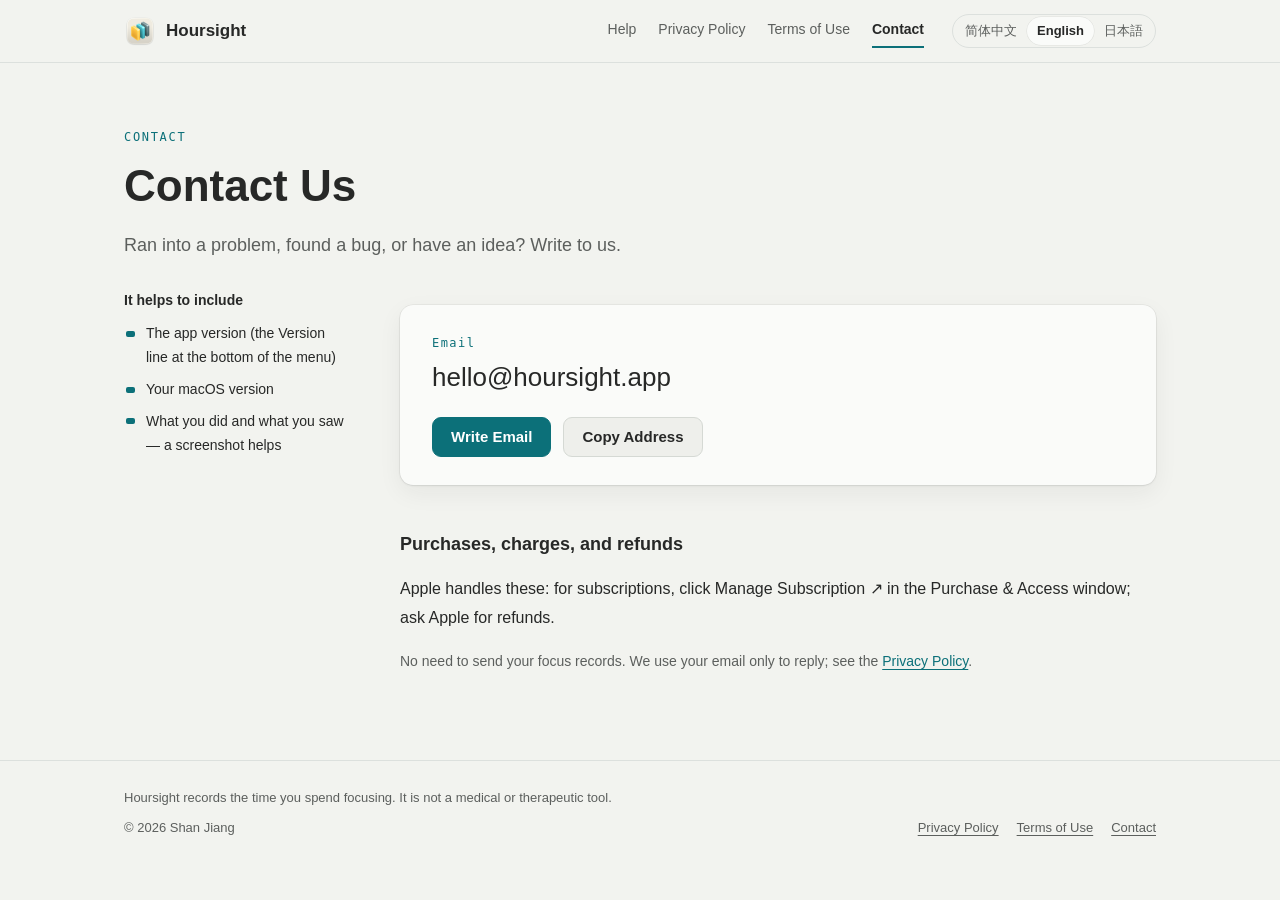
<file: public/en/contact/index.html>
<!doctype html>
<!-- Generated by website/build.mjs 1.1 (Hoursight help site). Do not edit by hand. -->
<html lang="en">
<head>
<meta charset="utf-8"><meta name="viewport" content="width=device-width, initial-scale=1">
<meta name="color-scheme" content="light dark">
<title>Contact Us · Hoursight</title>
<meta name="description" content="Ran into a problem, found a bug, or have an idea? Write to us.">
<link rel="icon" href="../../assets/favicon-32.png" sizes="32x32"><link rel="apple-touch-icon" href="../../assets/apple-touch-icon-180.png">
<link rel="alternate" hreflang="zh-Hans" href="https://hoursight.app/zh-Hans/contact/"><link rel="alternate" hreflang="en" href="https://hoursight.app/en/contact/"><link rel="alternate" hreflang="ja" href="https://hoursight.app/ja/contact/">
<link rel="stylesheet" href="../../site.css">
</head>
<body class="page-contact">
<a class="skip" href="#main">Skip to content</a>
<header class="site-header"><div class="bar">
<a class="brand" href="../"><img src="../../assets/hoursight-128.png" width="32" height="32" alt=""><span>Hoursight</span></a>
<nav class="site-nav" aria-label="Site"><a href="../">Help</a><a href="../privacy/">Privacy Policy</a><a href="../terms/">Terms of Use</a><a href="../contact/" aria-current="page">Contact</a></nav>
<div class="lang-switch" role="group" aria-label="Language"><a href="../../zh-Hans/contact/" lang="zh-Hans" hreflang="zh-Hans">简体中文</a><span class="lang-current" lang="en" aria-current="true">English</span><a href="../../ja/contact/" lang="ja" hreflang="ja">日本語</a></div>
</div></header>
<main id="main"><div class="doc-head"><p class="eyebrow">CONTACT</p><h1>Contact Us</h1><p class="lead">Ran into a problem, found a bug, or have an idea? Write to us.</p></div>
<div class="help-layout doc-layout contact-layout"><aside class="doc-aside"><h2 class="aside-title">It helps to include</h2><ul class="ticks"><li>The app version (the Version line at the bottom of the menu)</li><li>Your macOS version</li><li>What you did and what you saw — a screenshot helps</li></ul></aside><div class="doc-main">
<section class="mail-card" aria-label="Email"><p class="mail-label">Email</p><p class="mail-address" id="mail-address">hello@hoursight.app</p><div class="mail-actions"><a class="button primary" href="mailto:hello@hoursight.app">Write Email</a><button class="button" type="button" id="copy-address">Copy Address</button></div></section>
<section class="contact-apple"><h2>Purchases, charges, and refunds</h2><p>Apple handles these: for subscriptions, click Manage Subscription ↗ in the Purchase & Access window; ask Apple for refunds.</p><p class="quiet">No need to send your focus records. We use your email only to reply; see the <a href="../privacy/">Privacy Policy</a>.</p></section></div></div></main>
<footer class="site-footer"><div class="bar"><p class="footer-note">Hoursight records the time you spend focusing. It is not a medical or therapeutic tool.</p><nav class="footer-links" aria-label="Site"><a href="../privacy/">Privacy Policy</a><a href="../terms/">Terms of Use</a><a href="../contact/">Contact</a></nav><p class="footer-made">© 2026 Shan Jiang</p></div></footer>
<script>
(()=>{const b=document.getElementById('copy-address'),t=document.getElementById('mail-address');if(!b||!t)return;b.addEventListener('click',()=>{const r=document.createRange();r.selectNodeContents(t);const s=window.getSelection();s.removeAllRanges();s.addRange(r);if(navigator.clipboard&&window.isSecureContext)navigator.clipboard.writeText(t.textContent.trim()).catch(()=>{});});})();
</script>
</body></html>
</file>
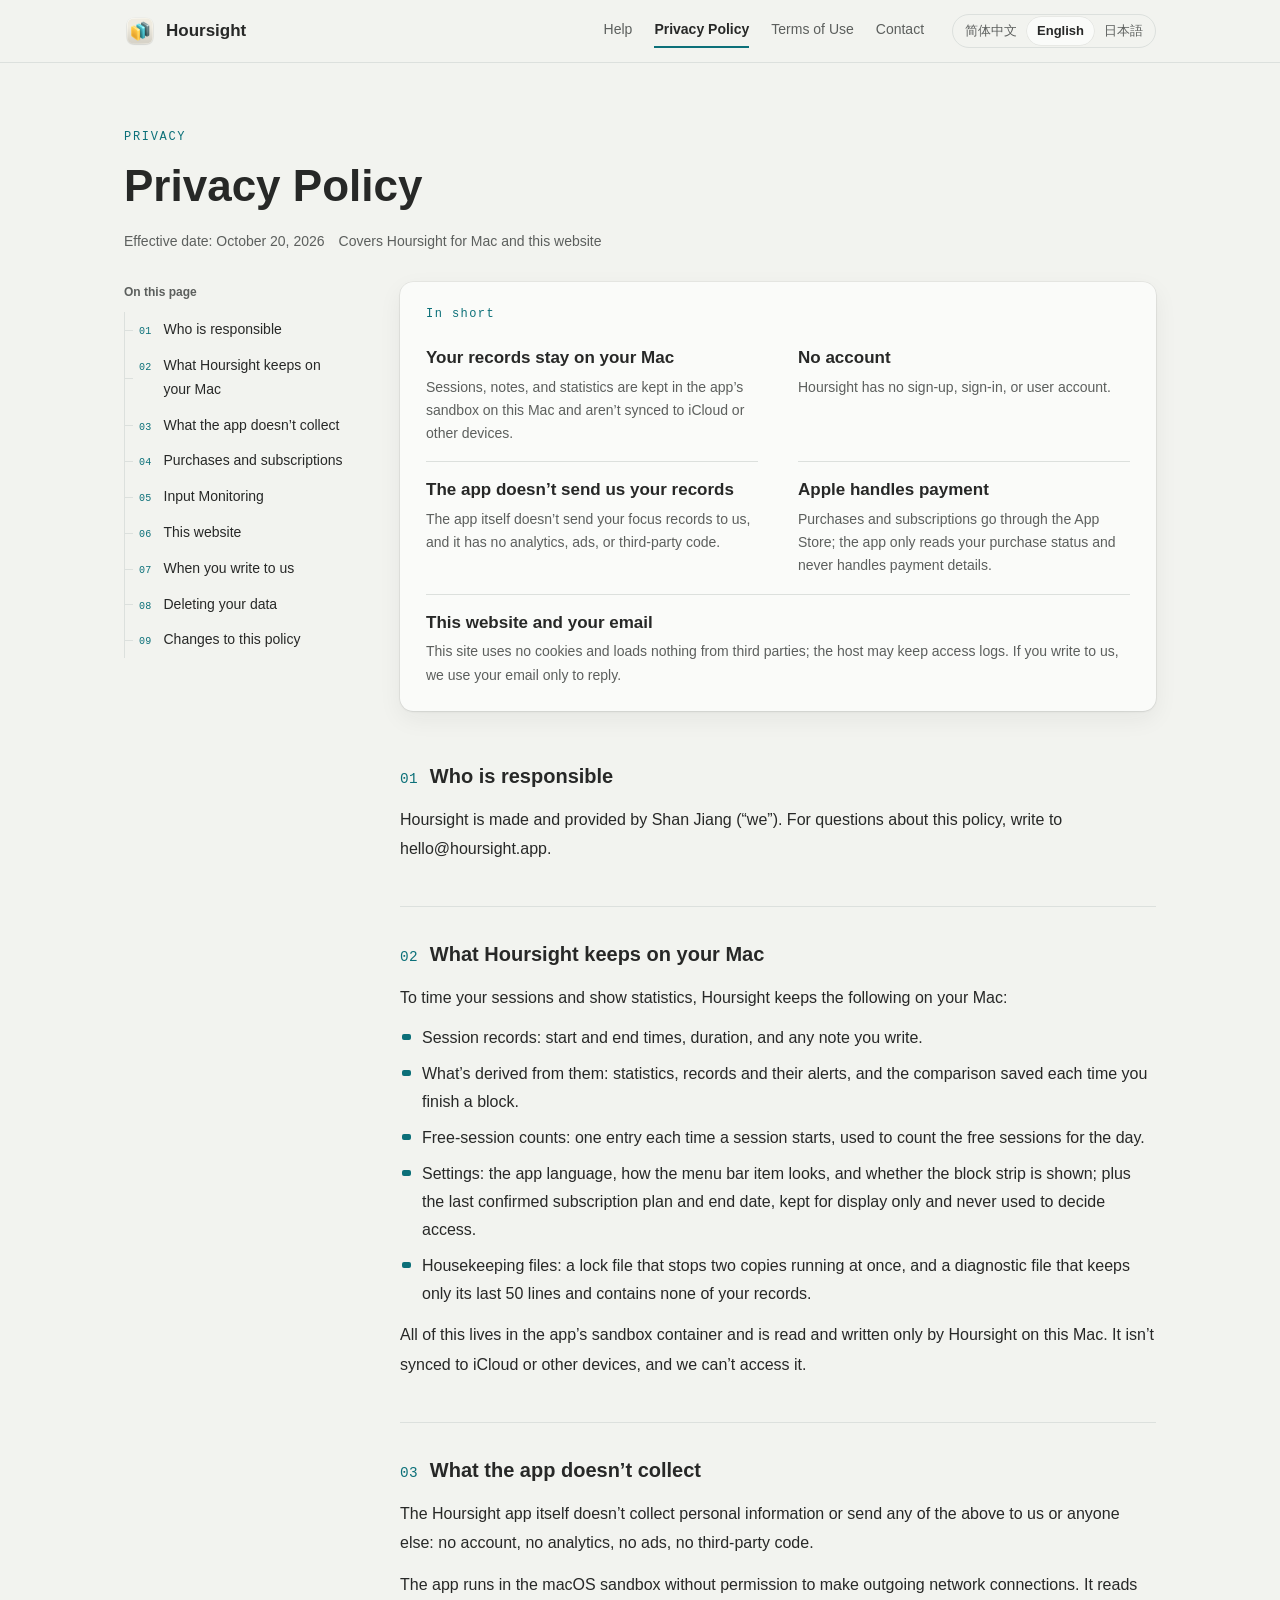
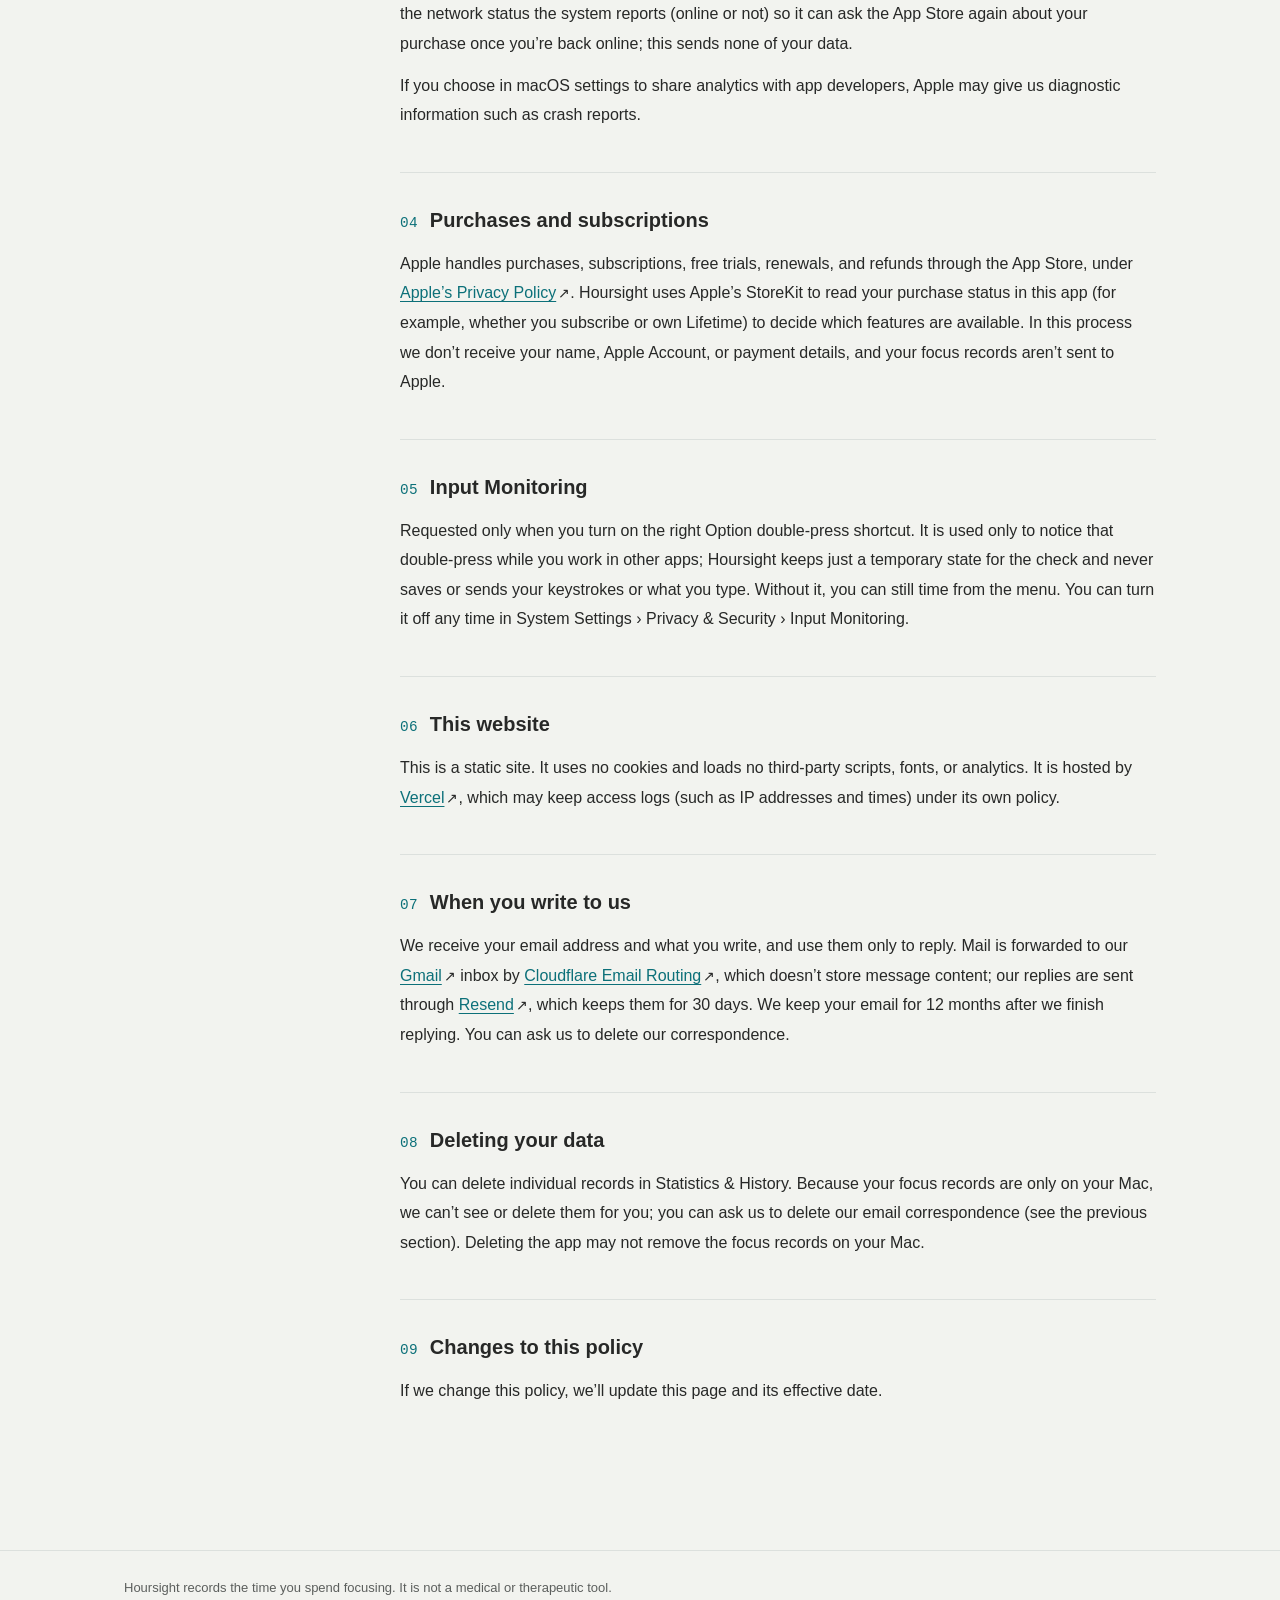
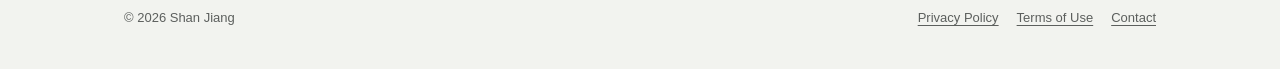
<file: public/en/privacy/index.html>
<!doctype html>
<!-- Generated by website/build.mjs 1.1 (Hoursight help site). Do not edit by hand. -->
<html lang="en">
<head>
<meta charset="utf-8"><meta name="viewport" content="width=device-width, initial-scale=1">
<meta name="color-scheme" content="light dark">
<title>Privacy Policy · Hoursight</title>
<meta name="description" content="Your records stay on your Mac · No account · The app doesn’t send us your records · Apple handles payment · This website and your email">
<link rel="icon" href="../../assets/favicon-32.png" sizes="32x32"><link rel="apple-touch-icon" href="../../assets/apple-touch-icon-180.png">
<link rel="alternate" hreflang="zh-Hans" href="https://hoursight.app/zh-Hans/privacy/"><link rel="alternate" hreflang="en" href="https://hoursight.app/en/privacy/"><link rel="alternate" hreflang="ja" href="https://hoursight.app/ja/privacy/">
<link rel="stylesheet" href="../../site.css">
</head>
<body class="page-privacy">
<a class="skip" href="#main">Skip to content</a>
<header class="site-header"><div class="bar">
<a class="brand" href="../"><img src="../../assets/hoursight-128.png" width="32" height="32" alt=""><span>Hoursight</span></a>
<nav class="site-nav" aria-label="Site"><a href="../">Help</a><a href="../privacy/" aria-current="page">Privacy Policy</a><a href="../terms/">Terms of Use</a><a href="../contact/">Contact</a></nav>
<div class="lang-switch" role="group" aria-label="Language"><a href="../../zh-Hans/privacy/" lang="zh-Hans" hreflang="zh-Hans">简体中文</a><span class="lang-current" lang="en" aria-current="true">English</span><a href="../../ja/privacy/" lang="ja" hreflang="ja">日本語</a></div>
</div></header>
<main id="main"><div class="doc-head"><p class="eyebrow">PRIVACY</p><h1>Privacy Policy</h1><p class="doc-meta">Effective date: October 20, 2026　Covers Hoursight for Mac and this website</p></div>
<div class="help-layout doc-layout"><nav class="toc" aria-label="On this page"><p class="toc-title">On this page</p><ol><li><a href="#p1"><span class="idx">01</span><span>Who is responsible</span></a></li><li><a href="#p2"><span class="idx">02</span><span>What Hoursight keeps on your Mac</span></a></li><li><a href="#p3"><span class="idx">03</span><span>What the app doesn’t collect</span></a></li><li><a href="#p4"><span class="idx">04</span><span>Purchases and subscriptions</span></a></li><li><a href="#p5"><span class="idx">05</span><span>Input Monitoring</span></a></li><li><a href="#p6"><span class="idx">06</span><span>This website</span></a></li><li><a href="#p7"><span class="idx">07</span><span>When you write to us</span></a></li><li><a href="#p8"><span class="idx">08</span><span>Deleting your data</span></a></li><li><a href="#p9"><span class="idx">09</span><span>Changes to this policy</span></a></li></ol></nav><div class="doc-main">
<section class="summary" aria-label="In short"><h2 class="summary-label">In short</h2><ul><li><strong>Your records stay on your Mac</strong><span>Sessions, notes, and statistics are kept in the app’s sandbox on this Mac and aren’t synced to iCloud or other devices.</span></li><li><strong>No account</strong><span>Hoursight has no sign-up, sign-in, or user account.</span></li><li><strong>The app doesn’t send us your records</strong><span>The app itself doesn’t send your focus records to us, and it has no analytics, ads, or third-party code.</span></li><li><strong>Apple handles payment</strong><span>Purchases and subscriptions go through the App Store; the app only reads your purchase status and never handles payment details.</span></li><li><strong>This website and your email</strong><span>This site uses no cookies and loads nothing from third parties; the host may keep access logs. If you write to us, we use your email only to reply.</span></li></ul></section>
<div class="doc-body"><section class="policy-sec" id="p1"><h2><span class="idx">01</span>Who is responsible</h2><p>Hoursight is made and provided by Shan Jiang (<span class="nb">“we”</span>). For questions about this policy, write to hello@hoursight.app.</p></section><section class="policy-sec" id="p2"><h2><span class="idx">02</span>What Hoursight keeps on your Mac</h2><p>To time your sessions and show statistics, Hoursight keeps the following on your Mac:</p><ul><li>Session records: start and end times, duration, and any note you write.</li><li>What’s derived from them: statistics, records and their alerts, and the comparison saved each time you finish a block.</li><li>Free-session counts: one entry each time a session starts, used to count the free sessions for the day.</li><li>Settings: the app language, how the menu bar item looks, and whether the block strip is shown; plus the last confirmed subscription plan and end date, kept for display only and never used to decide access.</li><li>Housekeeping files: a lock file that stops two copies running at once, and a diagnostic file that keeps only its last 50 lines and contains none of your records.</li></ul><p>All of this lives in the app’s sandbox container and is read and written only by Hoursight on this Mac. It isn’t synced to iCloud or other devices, and we can’t access it.</p></section><section class="policy-sec" id="p3"><h2><span class="idx">03</span>What the app doesn’t collect</h2><p>The Hoursight app itself doesn’t collect personal information or send any of the above to us or anyone else: no account, no analytics, no ads, no third-party code.</p><p>The app runs in the macOS sandbox without permission to make outgoing network connections. It reads the network status the system reports (online or not) so it can ask the App Store again about your purchase once you’re back online; this sends none of your data.</p><p>If you choose in macOS settings to share analytics with app developers, Apple may give us diagnostic information such as crash reports.</p></section><section class="policy-sec" id="p4"><h2><span class="idx">04</span>Purchases and subscriptions</h2><p>Apple handles purchases, subscriptions, free trials, renewals, and refunds through the App Store, under <a href="https://www.apple.com/legal/privacy/" rel="noopener">Apple’s Privacy Policy</a><span class="ext" aria-hidden="true">↗</span>. Hoursight uses Apple’s StoreKit to read your purchase status in this app (for example, whether you subscribe or own Lifetime) to decide which features are available. In this process we don’t receive your name, Apple Account, or payment details, and your focus records aren’t sent to Apple.</p></section><section class="policy-sec" id="p5"><h2><span class="idx">05</span>Input Monitoring</h2><p>Requested only when you turn on the right Option double-press shortcut. It is used only to notice that double-press while you work in other apps; Hoursight keeps just a temporary state for the check and never saves or sends your keystrokes or what you type. Without it, you can still time from the menu. You can turn it off any time in System Settings › Privacy & Security › Input Monitoring.</p></section><section class="policy-sec" id="p6"><h2><span class="idx">06</span>This website</h2><p>This is a static site. It uses no cookies and loads no third-party scripts, fonts, or analytics. It is hosted by <a href="https://vercel.com/legal/privacy-policy" rel="noopener">Vercel</a><span class="ext" aria-hidden="true">↗</span>, which may keep access logs (such as IP addresses and times) under its own policy.</p></section><section class="policy-sec" id="p7"><h2><span class="idx">07</span>When you write to us</h2><p>We receive your email address and what you write, and use them only to reply. Mail is forwarded to our <a href="https://policies.google.com/privacy" rel="noopener">Gmail</a><span class="ext" aria-hidden="true">↗</span> inbox by <a href="https://www.cloudflare.com/privacypolicy/" rel="noopener">Cloudflare Email Routing</a><span class="ext" aria-hidden="true">↗</span>, which doesn’t store message content; our replies are sent through <a href="https://resend.com/legal/privacy-policy" rel="noopener">Resend</a><span class="ext" aria-hidden="true">↗</span>, which keeps them for 30 days. We keep your email for 12 months after we finish replying. You can ask us to delete our correspondence.</p></section><section class="policy-sec" id="p8"><h2><span class="idx">08</span>Deleting your data</h2><p>You can delete individual records in Statistics & History. Because your focus records are only on your Mac, we can’t see or delete them for you; you can ask us to delete our email correspondence (see the previous section). Deleting the app may not remove the focus records on your Mac.</p></section><section class="policy-sec" id="p9"><h2><span class="idx">09</span>Changes to this policy</h2><p>If we change this policy, we’ll update this page and its effective date.</p></section></div></div></div></main>
<footer class="site-footer"><div class="bar"><p class="footer-note">Hoursight records the time you spend focusing. It is not a medical or therapeutic tool.</p><nav class="footer-links" aria-label="Site"><a href="../privacy/">Privacy Policy</a><a href="../terms/">Terms of Use</a><a href="../contact/">Contact</a></nav><p class="footer-made">© 2026 Shan Jiang</p></div></footer>
</body></html>
</file>
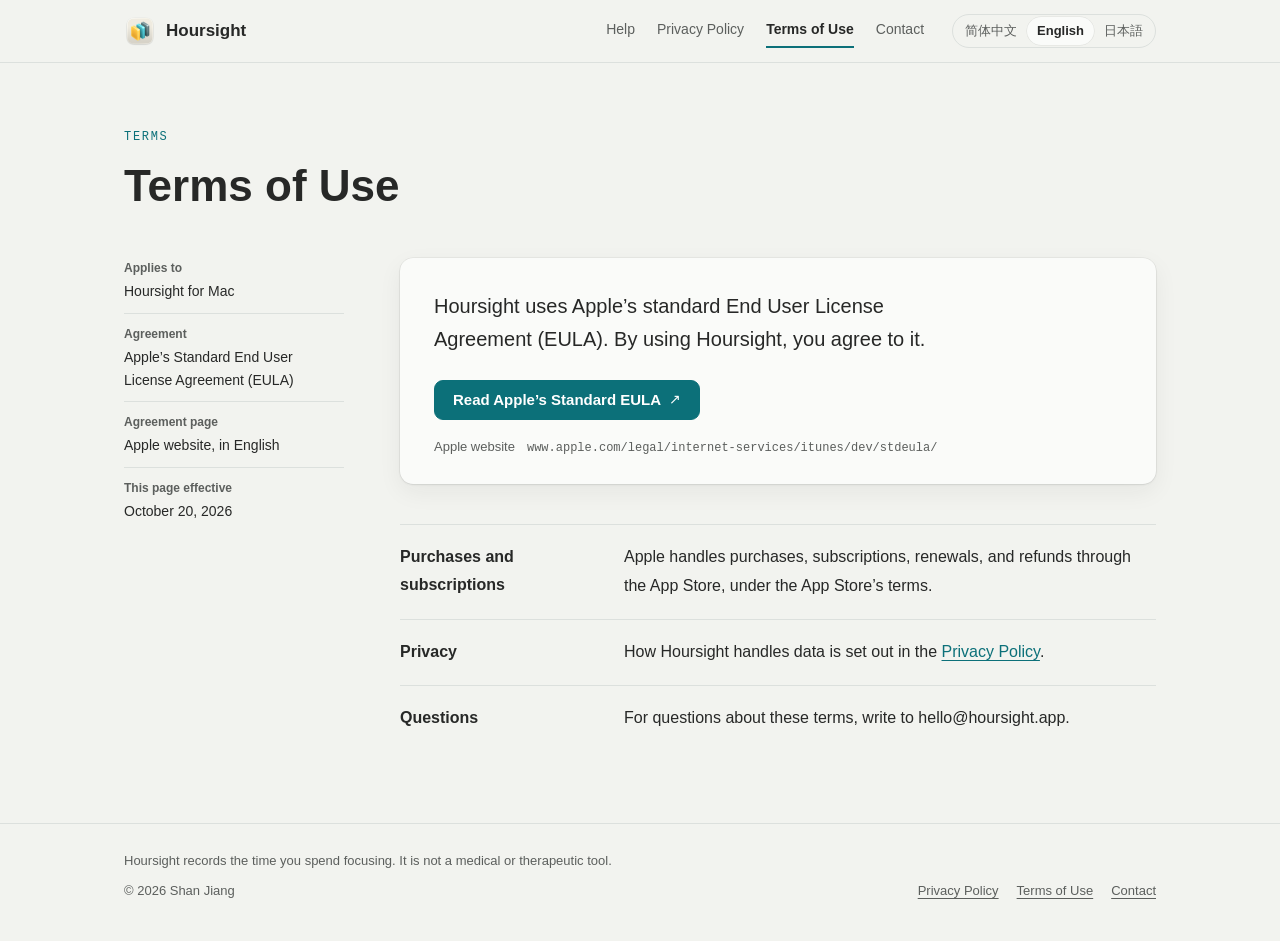
<file: public/en/terms/index.html>
<!doctype html>
<!-- Generated by website/build.mjs 1.1 (Hoursight help site). Do not edit by hand. -->
<html lang="en">
<head>
<meta charset="utf-8"><meta name="viewport" content="width=device-width, initial-scale=1">
<meta name="color-scheme" content="light dark">
<title>Terms of Use · Hoursight</title>
<meta name="description" content="Hoursight uses Apple’s standard End User License Agreement (EULA). By using Hoursight, you agree to it.">
<link rel="icon" href="../../assets/favicon-32.png" sizes="32x32"><link rel="apple-touch-icon" href="../../assets/apple-touch-icon-180.png">
<link rel="alternate" hreflang="zh-Hans" href="https://hoursight.app/zh-Hans/terms/"><link rel="alternate" hreflang="en" href="https://hoursight.app/en/terms/"><link rel="alternate" hreflang="ja" href="https://hoursight.app/ja/terms/">
<link rel="stylesheet" href="../../site.css">
</head>
<body class="page-terms">
<a class="skip" href="#main">Skip to content</a>
<header class="site-header"><div class="bar">
<a class="brand" href="../"><img src="../../assets/hoursight-128.png" width="32" height="32" alt=""><span>Hoursight</span></a>
<nav class="site-nav" aria-label="Site"><a href="../">Help</a><a href="../privacy/">Privacy Policy</a><a href="../terms/" aria-current="page">Terms of Use</a><a href="../contact/">Contact</a></nav>
<div class="lang-switch" role="group" aria-label="Language"><a href="../../zh-Hans/terms/" lang="zh-Hans" hreflang="zh-Hans">简体中文</a><span class="lang-current" lang="en" aria-current="true">English</span><a href="../../ja/terms/" lang="ja" hreflang="ja">日本語</a></div>
</div></header>
<main id="main"><div class="doc-head"><p class="eyebrow">TERMS</p><h1>Terms of Use</h1></div>
<div class="help-layout doc-layout"><aside class="doc-aside"><dl class="aside-meta"><div><dt>Applies to</dt><dd>Hoursight for Mac</dd></div><div><dt>Agreement</dt><dd>Apple’s Standard End User License Agreement (EULA)</dd></div><div><dt>Agreement page</dt><dd>Apple website, in English</dd></div><div><dt>This page effective</dt><dd>October 20, 2026</dd></div></dl></aside><div class="doc-main">
<section class="terms-card"><p class="terms-lead">Hoursight uses Apple’s standard End User License Agreement (EULA). By using Hoursight, you agree to it.</p><a class="button primary" href="https://www.apple.com/legal/internet-services/itunes/dev/stdeula/" rel="noopener" target="_blank">Read Apple’s Standard EULA <span class="ext" aria-hidden="true">↗</span><span class="vh">(opens in a new window)</span></a><p class="terms-url"><span>Apple website</span><code>www.apple.com/legal/internet-services/itunes/dev/stdeula/</code></p></section>
<dl class="terms-points"><div><dt>Purchases and subscriptions</dt><dd>Apple handles purchases, subscriptions, renewals, and refunds through the App Store, under the App Store’s terms.</dd></div><div><dt>Privacy</dt><dd>How Hoursight handles data is set out in the <a href="../privacy/">Privacy Policy</a>.</dd></div><div><dt>Questions</dt><dd>For questions about these terms, write to hello@hoursight.app.</dd></div></dl></div></div></main>
<footer class="site-footer"><div class="bar"><p class="footer-note">Hoursight records the time you spend focusing. It is not a medical or therapeutic tool.</p><nav class="footer-links" aria-label="Site"><a href="../privacy/">Privacy Policy</a><a href="../terms/">Terms of Use</a><a href="../contact/">Contact</a></nav><p class="footer-made">© 2026 Shan Jiang</p></div></footer>
</body></html>
</file>
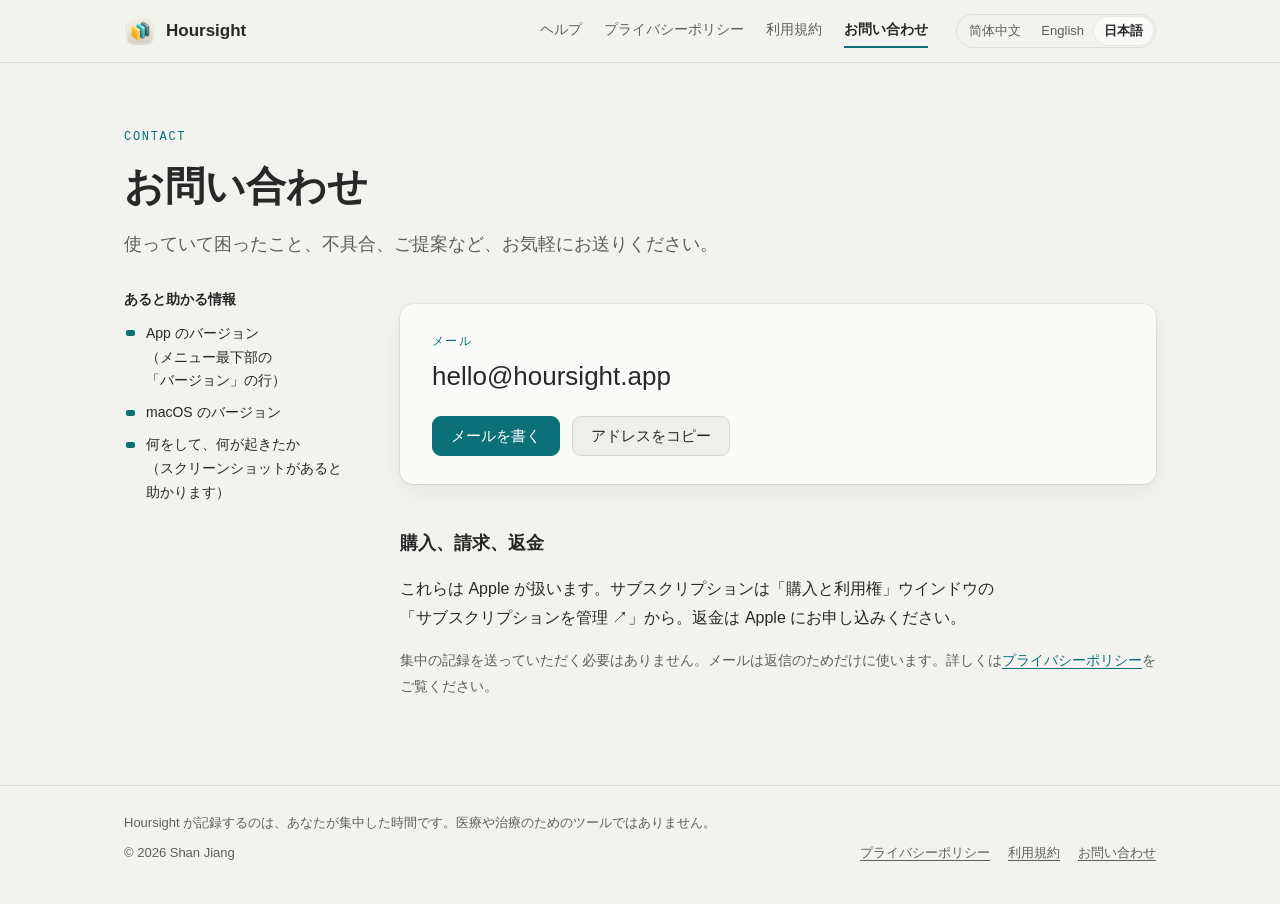
<file: public/ja/contact/index.html>
<!doctype html>
<!-- Generated by website/build.mjs 1.1 (Hoursight help site). Do not edit by hand. -->
<html lang="ja">
<head>
<meta charset="utf-8"><meta name="viewport" content="width=device-width, initial-scale=1">
<meta name="color-scheme" content="light dark">
<title>お問い合わせ · Hoursight</title>
<meta name="description" content="使っていて困ったこと、不具合、ご提案など、お気軽にお送りください。">
<link rel="icon" href="../../assets/favicon-32.png" sizes="32x32"><link rel="apple-touch-icon" href="../../assets/apple-touch-icon-180.png">
<link rel="alternate" hreflang="zh-Hans" href="https://hoursight.app/zh-Hans/contact/"><link rel="alternate" hreflang="en" href="https://hoursight.app/en/contact/"><link rel="alternate" hreflang="ja" href="https://hoursight.app/ja/contact/">
<link rel="stylesheet" href="../../site.css">
</head>
<body class="page-contact">
<a class="skip" href="#main">本文へ移動</a>
<header class="site-header"><div class="bar">
<a class="brand" href="../"><img src="../../assets/hoursight-128.png" width="32" height="32" alt=""><span>Hoursight</span></a>
<nav class="site-nav" aria-label="サイト"><a href="../">ヘルプ</a><a href="../privacy/">プライバシーポリシー</a><a href="../terms/">利用規約</a><a href="../contact/" aria-current="page">お問い合わせ</a></nav>
<div class="lang-switch" role="group" aria-label="言語"><a href="../../zh-Hans/contact/" lang="zh-Hans" hreflang="zh-Hans">简体中文</a><a href="../../en/contact/" lang="en" hreflang="en">English</a><span class="lang-current" lang="ja" aria-current="true">日本語</span></div>
</div></header>
<main id="main"><div class="doc-head"><p class="eyebrow">CONTACT</p><h1>お問い合わせ</h1><p class="lead">使っていて困ったこと、<wbr>不具合、<wbr>ご提案など、<wbr>お気軽にお送りください。</p></div>
<div class="help-layout doc-layout contact-layout"><aside class="doc-aside"><h2 class="aside-title">あると助かる情報</h2><ul class="ticks"><li>App のバージョン（メニュー最下部の<span class="nb">「バージョン」</span>の行）</li><li>macOS のバージョン</li><li>何をして、何が起きたか（スクリーンショットがあると助かります）</li></ul></aside><div class="doc-main">
<section class="mail-card" aria-label="メール"><p class="mail-label">メール</p><p class="mail-address" id="mail-address">hello@hoursight.app</p><div class="mail-actions"><a class="button primary" href="mailto:hello@hoursight.app">メールを書く</a><button class="button" type="button" id="copy-address">アドレスをコピー</button></div></section>
<section class="contact-apple"><h2>購入、請求、返金</h2><p>これらは Apple が扱います。サブスクリプションは<span class="nb">「購入と利用権」</span>ウインドウの<span class="nb">「サブスクリプションを管理 ↗」</span>から。返金は Apple にお申し込みください。</p><p class="quiet">集中の記録を送っていただく必要はありません。メールは返信のためだけに使います。詳しくは<a href="../privacy/">プライバシーポリシー</a>をご覧ください。</p></section></div></div></main>
<footer class="site-footer"><div class="bar"><p class="footer-note">Hoursight が記録するのは、あなたが集中した時間です。医療や治療のためのツールではありません。</p><nav class="footer-links" aria-label="サイト"><a href="../privacy/">プライバシーポリシー</a><a href="../terms/">利用規約</a><a href="../contact/">お問い合わせ</a></nav><p class="footer-made">© 2026 Shan Jiang</p></div></footer>
<script>
(()=>{const b=document.getElementById('copy-address'),t=document.getElementById('mail-address');if(!b||!t)return;b.addEventListener('click',()=>{const r=document.createRange();r.selectNodeContents(t);const s=window.getSelection();s.removeAllRanges();s.addRange(r);if(navigator.clipboard&&window.isSecureContext)navigator.clipboard.writeText(t.textContent.trim()).catch(()=>{});});})();
</script>
</body></html>
</file>
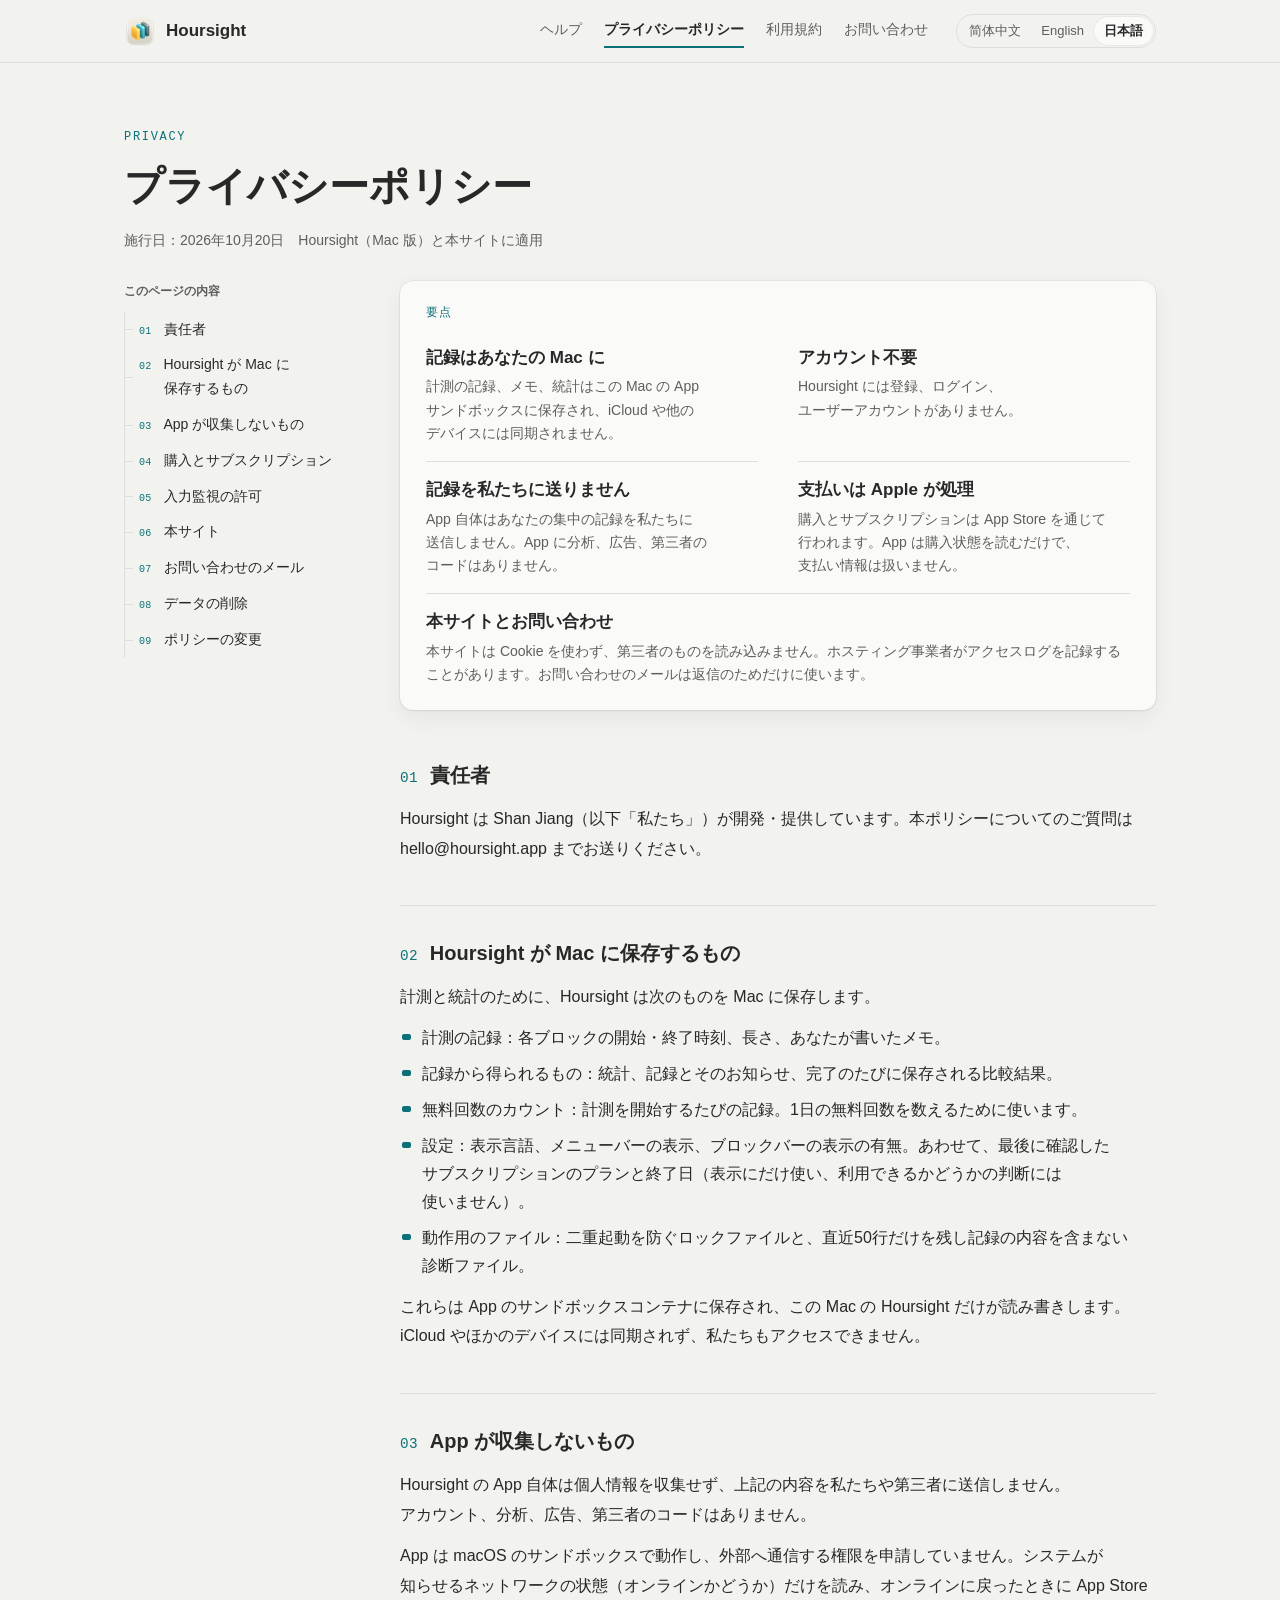
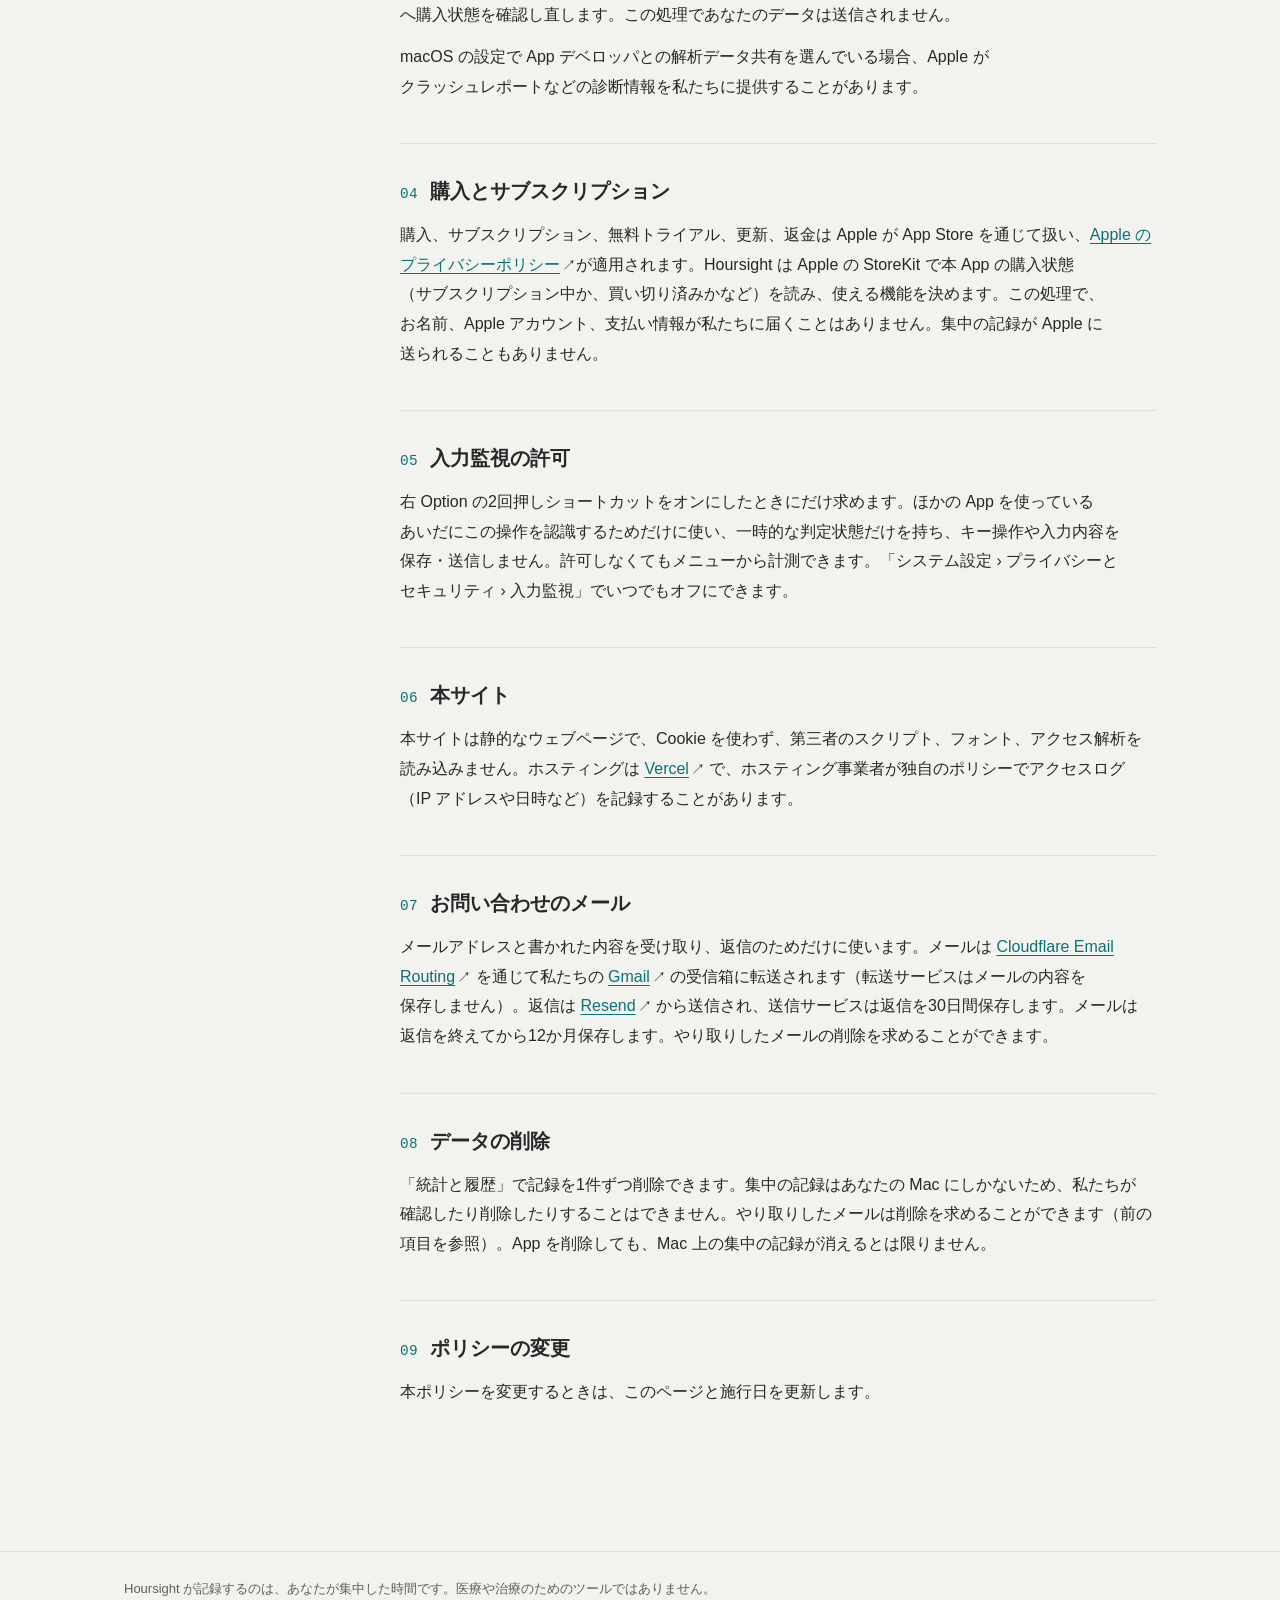
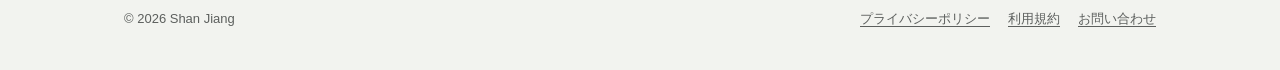
<file: public/ja/privacy/index.html>
<!doctype html>
<!-- Generated by website/build.mjs 1.1 (Hoursight help site). Do not edit by hand. -->
<html lang="ja">
<head>
<meta charset="utf-8"><meta name="viewport" content="width=device-width, initial-scale=1">
<meta name="color-scheme" content="light dark">
<title>プライバシーポリシー · Hoursight</title>
<meta name="description" content="記録はあなたの Mac に · アカウント不要 · 記録を私たちに送りません · 支払いは Apple が処理 · 本サイトとお問い合わせ">
<link rel="icon" href="../../assets/favicon-32.png" sizes="32x32"><link rel="apple-touch-icon" href="../../assets/apple-touch-icon-180.png">
<link rel="alternate" hreflang="zh-Hans" href="https://hoursight.app/zh-Hans/privacy/"><link rel="alternate" hreflang="en" href="https://hoursight.app/en/privacy/"><link rel="alternate" hreflang="ja" href="https://hoursight.app/ja/privacy/">
<link rel="stylesheet" href="../../site.css">
</head>
<body class="page-privacy">
<a class="skip" href="#main">本文へ移動</a>
<header class="site-header"><div class="bar">
<a class="brand" href="../"><img src="../../assets/hoursight-128.png" width="32" height="32" alt=""><span>Hoursight</span></a>
<nav class="site-nav" aria-label="サイト"><a href="../">ヘルプ</a><a href="../privacy/" aria-current="page">プライバシーポリシー</a><a href="../terms/">利用規約</a><a href="../contact/">お問い合わせ</a></nav>
<div class="lang-switch" role="group" aria-label="言語"><a href="../../zh-Hans/privacy/" lang="zh-Hans" hreflang="zh-Hans">简体中文</a><a href="../../en/privacy/" lang="en" hreflang="en">English</a><span class="lang-current" lang="ja" aria-current="true">日本語</span></div>
</div></header>
<main id="main"><div class="doc-head"><p class="eyebrow">PRIVACY</p><h1>プライバシーポリシー</h1><p class="doc-meta">施行日：2026年10月20日　Hoursight（Mac 版）と本サイトに適用</p></div>
<div class="help-layout doc-layout"><nav class="toc" aria-label="このページの内容"><p class="toc-title">このページの内容</p><ol><li><a href="#p1"><span class="idx">01</span><span>責任者</span></a></li><li><a href="#p2"><span class="idx">02</span><span>Hoursight が Mac に<wbr>保存するもの</span></a></li><li><a href="#p3"><span class="idx">03</span><span>App が<wbr>収集しないもの</span></a></li><li><a href="#p4"><span class="idx">04</span><span>購入とサブスクリプション</span></a></li><li><a href="#p5"><span class="idx">05</span><span>入力監視の許可</span></a></li><li><a href="#p6"><span class="idx">06</span><span>本サイト</span></a></li><li><a href="#p7"><span class="idx">07</span><span>お問い合わせのメール</span></a></li><li><a href="#p8"><span class="idx">08</span><span>データの削除</span></a></li><li><a href="#p9"><span class="idx">09</span><span>ポリシーの変更</span></a></li></ol></nav><div class="doc-main">
<section class="summary" aria-label="要点"><h2 class="summary-label">要点</h2><ul><li><strong>記録はあなたの Mac に</strong><span>計測の記録、メモ、統計はこの Mac の App サンドボックスに保存され、iCloud や他のデバイスには同期されません。</span></li><li><strong>アカウント不要</strong><span>Hoursight には登録、ログイン、ユーザーアカウントがありません。</span></li><li><strong>記録を<wbr>私たちに<wbr>送りません</strong><span>App 自体はあなたの集中の記録を私たちに送信しません。App に分析、広告、第三者のコードはありません。</span></li><li><strong>支払いは Apple が<wbr>処理</strong><span>購入とサブスクリプションは App Store を通じて行われます。App は購入状態を読むだけで、支払い情報は扱いません。</span></li><li><strong>本サイトとお問い合わせ</strong><span>本サイトは Cookie を使わず、第三者のものを読み込みません。ホスティング事業者がアクセスログを記録することがあります。お問い合わせのメールは返信のためだけに使います。</span></li></ul></section>
<div class="doc-body"><section class="policy-sec" id="p1"><h2><span class="idx">01</span>責任者</h2><p>Hoursight は Shan Jiang（以下<span class="nb">「私たち」</span>）が開発・提供しています。本ポリシーについてのご質問は hello@hoursight.app までお送りください。</p></section><section class="policy-sec" id="p2"><h2><span class="idx">02</span>Hoursight が Mac に<wbr>保存するもの</h2><p>計測と統計のために、Hoursight は次のものを Mac に保存します。</p><ul><li>計測の記録：各ブロックの開始・終了時刻、長さ、あなたが書いたメモ。</li><li>記録から得られるもの：統計、記録とそのお知らせ、完了のたびに保存される比較結果。</li><li>無料回数のカウント：計測を開始するたびの記録。1日の無料回数を数えるために使います。</li><li>設定：表示言語、メニューバーの表示、ブロックバーの表示の有無。あわせて、最後に確認したサブスクリプションのプランと終了日（表示にだけ使い、利用できるかどうかの判断には使いません）。</li><li>動作用のファイル：二重起動を防ぐロックファイルと、直近50行だけを残し記録の内容を含まない診断ファイル。</li></ul><p>これらは App のサンドボックスコンテナに保存され、この Mac の Hoursight だけが読み書きします。iCloud やほかのデバイスには同期されず、私たちもアクセスできません。</p></section><section class="policy-sec" id="p3"><h2><span class="idx">03</span>App が<wbr>収集しないもの</h2><p>Hoursight の App 自体は個人情報を収集せず、上記の内容を私たちや第三者に送信しません。アカウント、分析、広告、第三者のコードはありません。</p><p>App は macOS のサンドボックスで動作し、外部へ通信する権限を申請していません。システムが知らせるネットワークの状態（オンラインかどうか）だけを読み、オンラインに戻ったときに App Store へ購入状態を確認し直します。この処理であなたのデータは送信されません。</p><p>macOS の設定で App デベロッパとの解析データ共有を選んでいる場合、Apple がクラッシュレポートなどの診断情報を私たちに提供することがあります。</p></section><section class="policy-sec" id="p4"><h2><span class="idx">04</span>購入とサブスクリプション</h2><p>購入、サブスクリプション、無料トライアル、更新、返金は Apple が App Store を通じて扱い、<a href="https://www.apple.com/legal/privacy/" rel="noopener">Apple のプライバシーポリシー</a><span class="ext" aria-hidden="true">↗</span>が適用されます。Hoursight は Apple の StoreKit で本 App の購入状態（サブスクリプション中か、買い切り済みかなど）を読み、使える機能を決めます。この処理で、お名前、Apple アカウント、支払い情報が私たちに届くことはありません。集中の記録が Apple に送られることもありません。</p></section><section class="policy-sec" id="p5"><h2><span class="idx">05</span>入力監視の許可</h2><p>右 Option の2回押しショートカットをオンにしたときにだけ求めます。ほかの App を使っているあいだにこの操作を認識するためだけに使い、一時的な判定状態だけを持ち、キー操作や入力内容を保存・送信しません。許可しなくてもメニューから計測できます。「システム設定 › プライバシーとセキュリティ › 入力監視」でいつでもオフにできます。</p></section><section class="policy-sec" id="p6"><h2><span class="idx">06</span>本サイト</h2><p>本サイトは静的なウェブページで、Cookie を使わず、第三者のスクリプト、フォント、アクセス解析を読み込みません。ホスティングは <a href="https://vercel.com/legal/privacy-policy" rel="noopener">Vercel</a><span class="ext" aria-hidden="true">↗</span> で、ホスティング事業者が独自のポリシーでアクセスログ（IP アドレスや日時など）を記録することがあります。</p></section><section class="policy-sec" id="p7"><h2><span class="idx">07</span>お問い合わせのメール</h2><p>メールアドレスと書かれた内容を受け取り、返信のためだけに使います。メールは <a href="https://www.cloudflare.com/privacypolicy/" rel="noopener">Cloudflare Email Routing</a><span class="ext" aria-hidden="true">↗</span> を通じて私たちの <a href="https://policies.google.com/privacy" rel="noopener">Gmail</a><span class="ext" aria-hidden="true">↗</span> の受信箱に転送されます（転送サービスはメールの内容を保存しません）。返信は <a href="https://resend.com/legal/privacy-policy" rel="noopener">Resend</a><span class="ext" aria-hidden="true">↗</span> から送信され、送信サービスは返信を30日間保存します。メールは返信を終えてから12か月保存します。やり取りしたメールの削除を求めることができます。</p></section><section class="policy-sec" id="p8"><h2><span class="idx">08</span>データの削除</h2><p><span class="nb">「統計と履歴」</span>で記録を1件ずつ削除できます。集中の記録はあなたの Mac にしかないため、私たちが確認したり削除したりすることはできません。やり取りしたメールは削除を求めることができます（前の項目を参照）。App を削除しても、Mac 上の集中の記録が消えるとは限りません。</p></section><section class="policy-sec" id="p9"><h2><span class="idx">09</span>ポリシーの変更</h2><p>本ポリシーを変更するときは、このページと施行日を更新します。</p></section></div></div></div></main>
<footer class="site-footer"><div class="bar"><p class="footer-note">Hoursight が記録するのは、あなたが集中した時間です。医療や治療のためのツールではありません。</p><nav class="footer-links" aria-label="サイト"><a href="../privacy/">プライバシーポリシー</a><a href="../terms/">利用規約</a><a href="../contact/">お問い合わせ</a></nav><p class="footer-made">© 2026 Shan Jiang</p></div></footer>
</body></html>
</file>
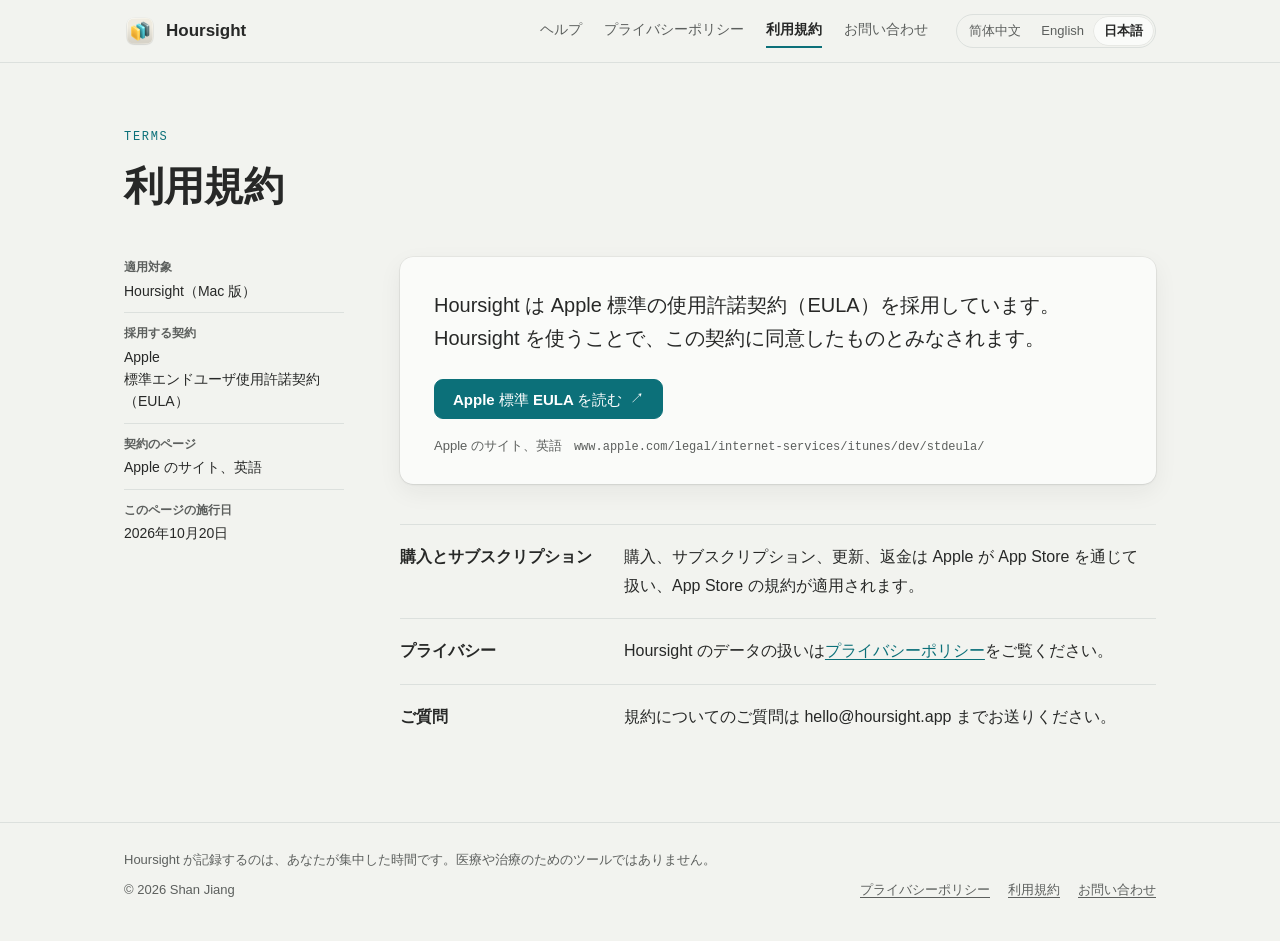
<file: public/ja/terms/index.html>
<!doctype html>
<!-- Generated by website/build.mjs 1.1 (Hoursight help site). Do not edit by hand. -->
<html lang="ja">
<head>
<meta charset="utf-8"><meta name="viewport" content="width=device-width, initial-scale=1">
<meta name="color-scheme" content="light dark">
<title>利用規約 · Hoursight</title>
<meta name="description" content="Hoursight は Apple 標準の使用許諾契約（EULA）を採用しています。Hoursight を使うことで、この契約に同意したものとみなされます。">
<link rel="icon" href="../../assets/favicon-32.png" sizes="32x32"><link rel="apple-touch-icon" href="../../assets/apple-touch-icon-180.png">
<link rel="alternate" hreflang="zh-Hans" href="https://hoursight.app/zh-Hans/terms/"><link rel="alternate" hreflang="en" href="https://hoursight.app/en/terms/"><link rel="alternate" hreflang="ja" href="https://hoursight.app/ja/terms/">
<link rel="stylesheet" href="../../site.css">
</head>
<body class="page-terms">
<a class="skip" href="#main">本文へ移動</a>
<header class="site-header"><div class="bar">
<a class="brand" href="../"><img src="../../assets/hoursight-128.png" width="32" height="32" alt=""><span>Hoursight</span></a>
<nav class="site-nav" aria-label="サイト"><a href="../">ヘルプ</a><a href="../privacy/">プライバシーポリシー</a><a href="../terms/" aria-current="page">利用規約</a><a href="../contact/">お問い合わせ</a></nav>
<div class="lang-switch" role="group" aria-label="言語"><a href="../../zh-Hans/terms/" lang="zh-Hans" hreflang="zh-Hans">简体中文</a><a href="../../en/terms/" lang="en" hreflang="en">English</a><span class="lang-current" lang="ja" aria-current="true">日本語</span></div>
</div></header>
<main id="main"><div class="doc-head"><p class="eyebrow">TERMS</p><h1>利用規約</h1></div>
<div class="help-layout doc-layout"><aside class="doc-aside"><dl class="aside-meta"><div><dt>適用対象</dt><dd>Hoursight（Mac 版）</dd></div><div><dt>採用する契約</dt><dd>Apple 標準エンドユーザ使用許諾契約（EULA）</dd></div><div><dt>契約のページ</dt><dd>Apple のサイト、英語</dd></div><div><dt>このページの施行日</dt><dd>2026年10月20日</dd></div></dl></aside><div class="doc-main">
<section class="terms-card"><p class="terms-lead">Hoursight は Apple 標準の使用許諾契約（EULA）<wbr>を<wbr>採用しています。<wbr>Hoursight を<wbr>使うことで、<wbr>この契約に<wbr>同意したものとみなされます。</p><a class="button primary" href="https://www.apple.com/legal/internet-services/itunes/dev/stdeula/" rel="noopener" target="_blank">Apple 標準 EULA を読む <span class="ext" aria-hidden="true">↗</span><span class="vh">（新しいウインドウで開きます）</span></a><p class="terms-url"><span>Apple のサイト、英語</span><code>www.apple.com/legal/internet-services/itunes/dev/stdeula/</code></p></section>
<dl class="terms-points"><div><dt>購入とサブスクリプション</dt><dd>購入、サブスクリプション、更新、返金は Apple が App Store を通じて扱い、App Store の規約が適用されます。</dd></div><div><dt>プライバシー</dt><dd>Hoursight のデータの扱いは<a href="../privacy/">プライバシーポリシー</a>をご覧ください。</dd></div><div><dt>ご質問</dt><dd>規約についてのご質問は hello@hoursight.app までお送りください。</dd></div></dl></div></div></main>
<footer class="site-footer"><div class="bar"><p class="footer-note">Hoursight が記録するのは、あなたが集中した時間です。医療や治療のためのツールではありません。</p><nav class="footer-links" aria-label="サイト"><a href="../privacy/">プライバシーポリシー</a><a href="../terms/">利用規約</a><a href="../contact/">お問い合わせ</a></nav><p class="footer-made">© 2026 Shan Jiang</p></div></footer>
</body></html>
</file>
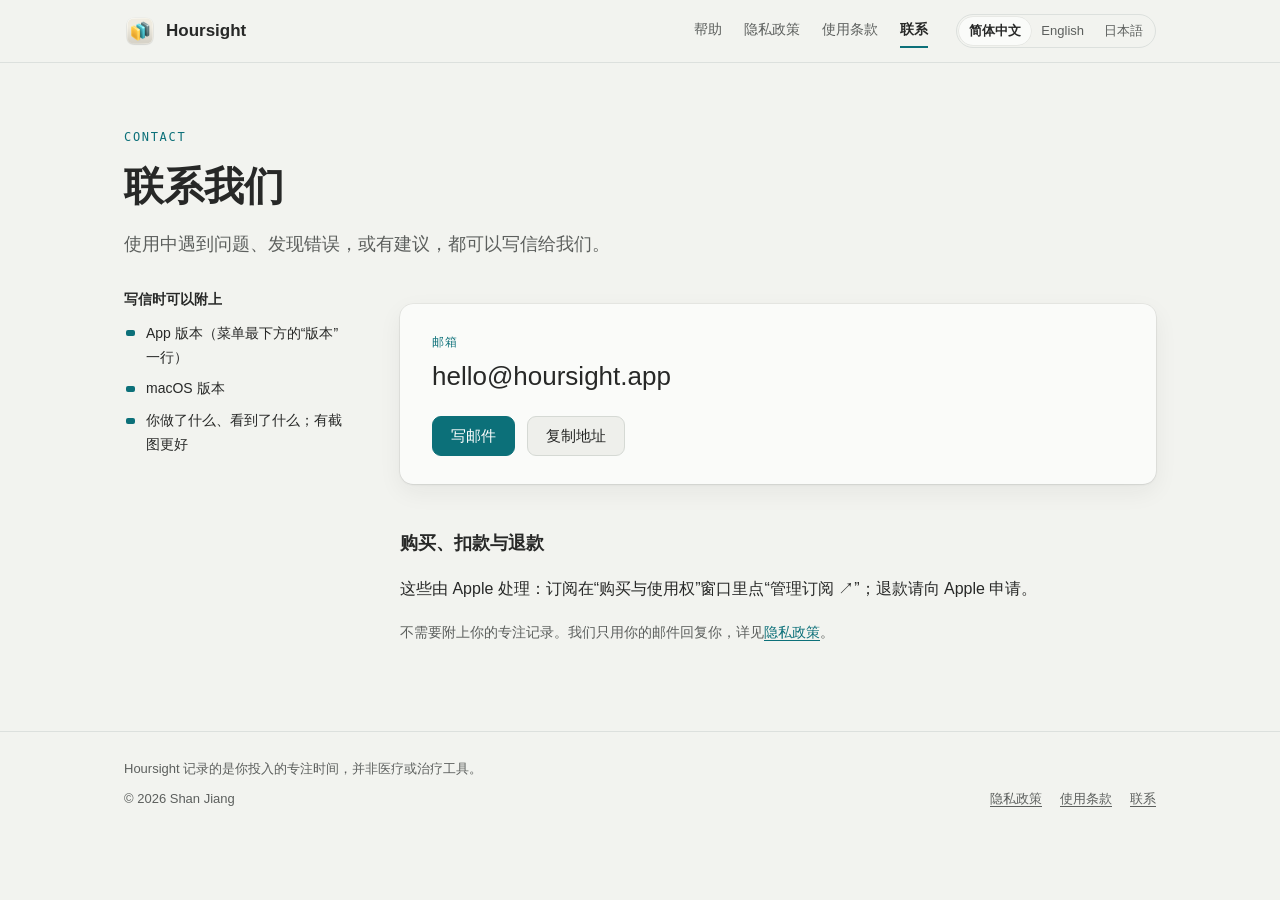
<file: public/zh-Hans/contact/index.html>
<!doctype html>
<!-- Generated by website/build.mjs 1.1 (Hoursight help site). Do not edit by hand. -->
<html lang="zh-Hans">
<head>
<meta charset="utf-8"><meta name="viewport" content="width=device-width, initial-scale=1">
<meta name="color-scheme" content="light dark">
<title>联系我们 · Hoursight</title>
<meta name="description" content="使用中遇到问题、发现错误，或有建议，都可以写信给我们。">
<link rel="icon" href="../../assets/favicon-32.png" sizes="32x32"><link rel="apple-touch-icon" href="../../assets/apple-touch-icon-180.png">
<link rel="alternate" hreflang="zh-Hans" href="https://hoursight.app/zh-Hans/contact/"><link rel="alternate" hreflang="en" href="https://hoursight.app/en/contact/"><link rel="alternate" hreflang="ja" href="https://hoursight.app/ja/contact/">
<link rel="stylesheet" href="../../site.css">
</head>
<body class="page-contact">
<a class="skip" href="#main">跳到正文</a>
<header class="site-header"><div class="bar">
<a class="brand" href="../"><img src="../../assets/hoursight-128.png" width="32" height="32" alt=""><span>Hoursight</span></a>
<nav class="site-nav" aria-label="网站导航"><a href="../">帮助</a><a href="../privacy/">隐私政策</a><a href="../terms/">使用条款</a><a href="../contact/" aria-current="page">联系</a></nav>
<div class="lang-switch" role="group" aria-label="语言"><span class="lang-current" lang="zh-Hans" aria-current="true">简体中文</span><a href="../../en/contact/" lang="en" hreflang="en">English</a><a href="../../ja/contact/" lang="ja" hreflang="ja">日本語</a></div>
</div></header>
<main id="main"><div class="doc-head"><p class="eyebrow">CONTACT</p><h1>联系我们</h1><p class="lead">使用中遇到问题、发现错误，或有建议，都可以写信给我们。</p></div>
<div class="help-layout doc-layout contact-layout"><aside class="doc-aside"><h2 class="aside-title">写信时可以附上</h2><ul class="ticks"><li>App 版本（菜单最下方的<span class="nb">“版本”</span>一行）</li><li>macOS 版本</li><li>你做了什么、看到了什么；有截图更好</li></ul></aside><div class="doc-main">
<section class="mail-card" aria-label="邮箱"><p class="mail-label">邮箱</p><p class="mail-address" id="mail-address">hello@hoursight.app</p><div class="mail-actions"><a class="button primary" href="mailto:hello@hoursight.app">写邮件</a><button class="button" type="button" id="copy-address">复制地址</button></div></section>
<section class="contact-apple"><h2>购买、扣款与退款</h2><p>这些由 Apple 处理：订阅在<span class="nb">“购买与使用权”</span>窗口里点<span class="nb">“管理订阅 ↗”</span>；退款请向 Apple 申请。</p><p class="quiet">不需要附上你的专注记录。我们只用你的邮件回复你，详见<a href="../privacy/">隐私政策</a>。</p></section></div></div></main>
<footer class="site-footer"><div class="bar"><p class="footer-note">Hoursight 记录的是你投入的专注时间，并非医疗或治疗工具。</p><nav class="footer-links" aria-label="网站导航"><a href="../privacy/">隐私政策</a><a href="../terms/">使用条款</a><a href="../contact/">联系</a></nav><p class="footer-made">© 2026 Shan Jiang</p></div></footer>
<script>
(()=>{const b=document.getElementById('copy-address'),t=document.getElementById('mail-address');if(!b||!t)return;b.addEventListener('click',()=>{const r=document.createRange();r.selectNodeContents(t);const s=window.getSelection();s.removeAllRanges();s.addRange(r);if(navigator.clipboard&&window.isSecureContext)navigator.clipboard.writeText(t.textContent.trim()).catch(()=>{});});})();
</script>
</body></html>
</file>
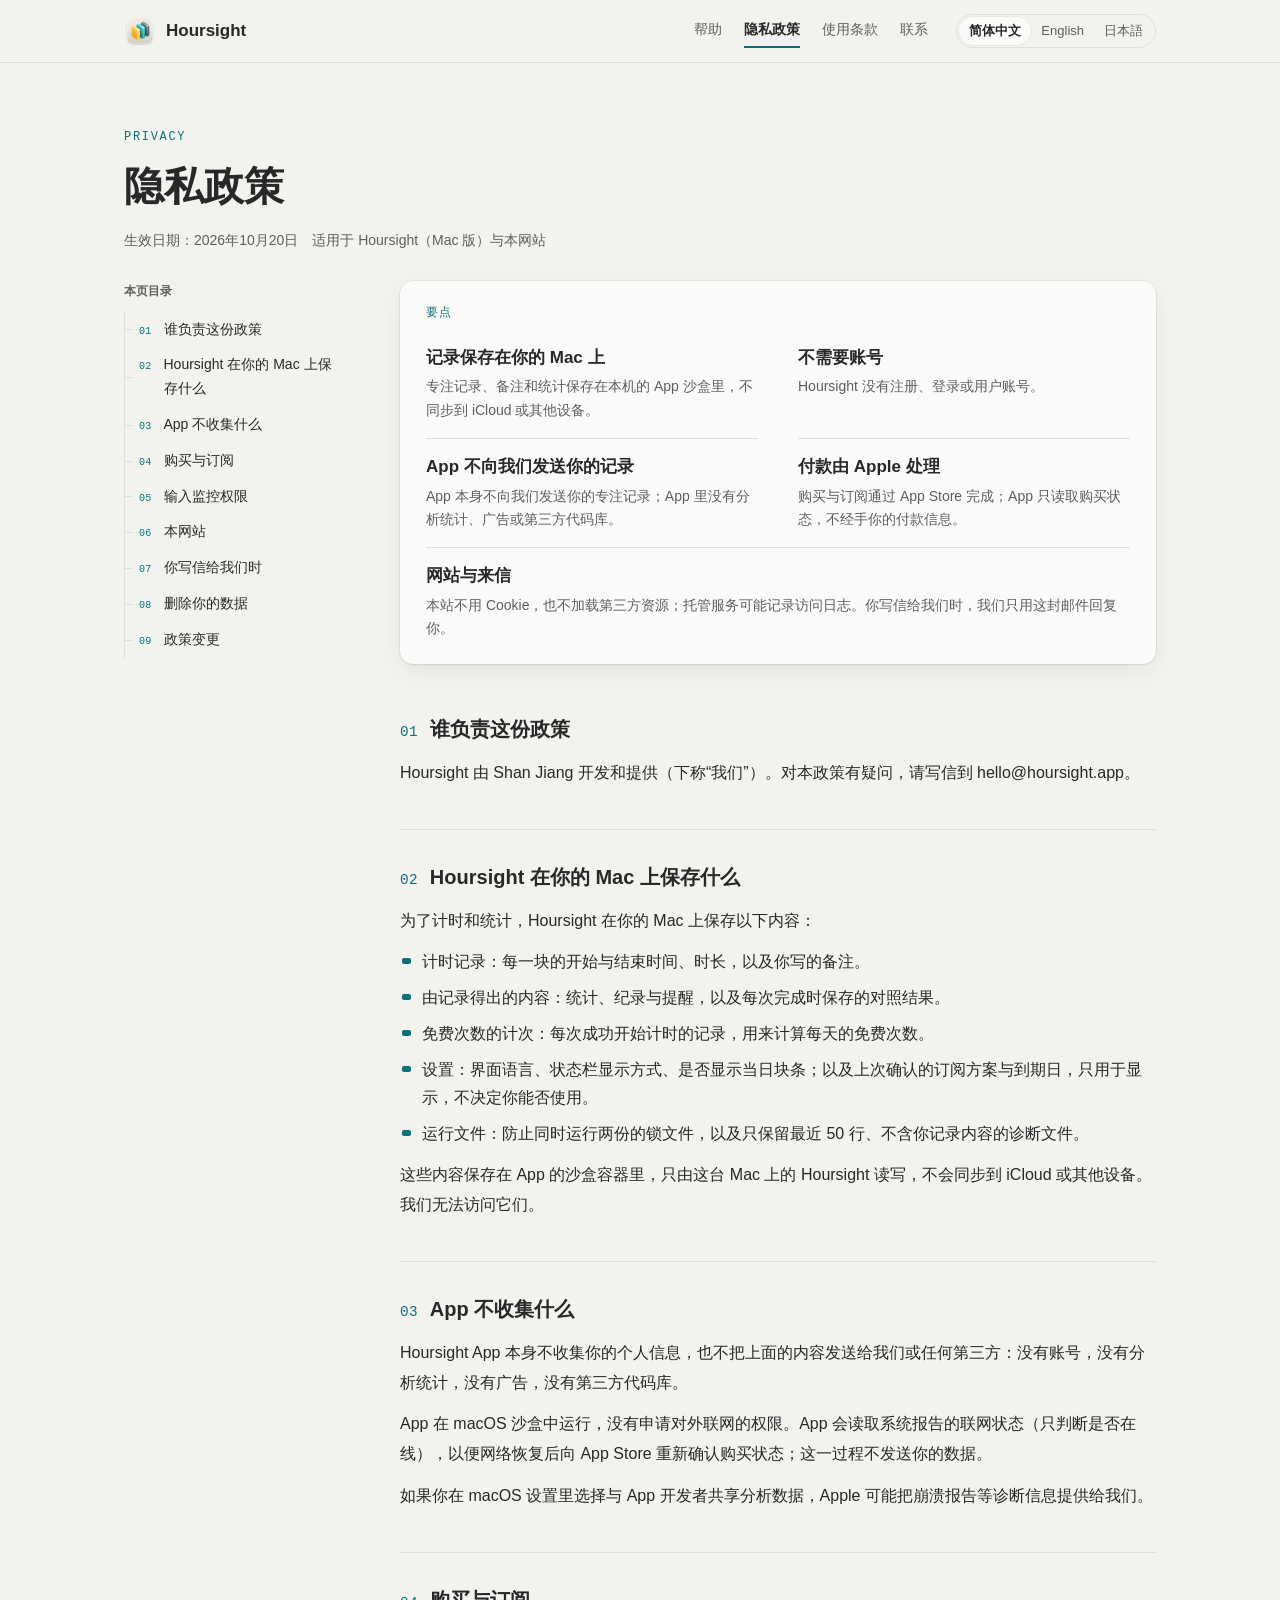
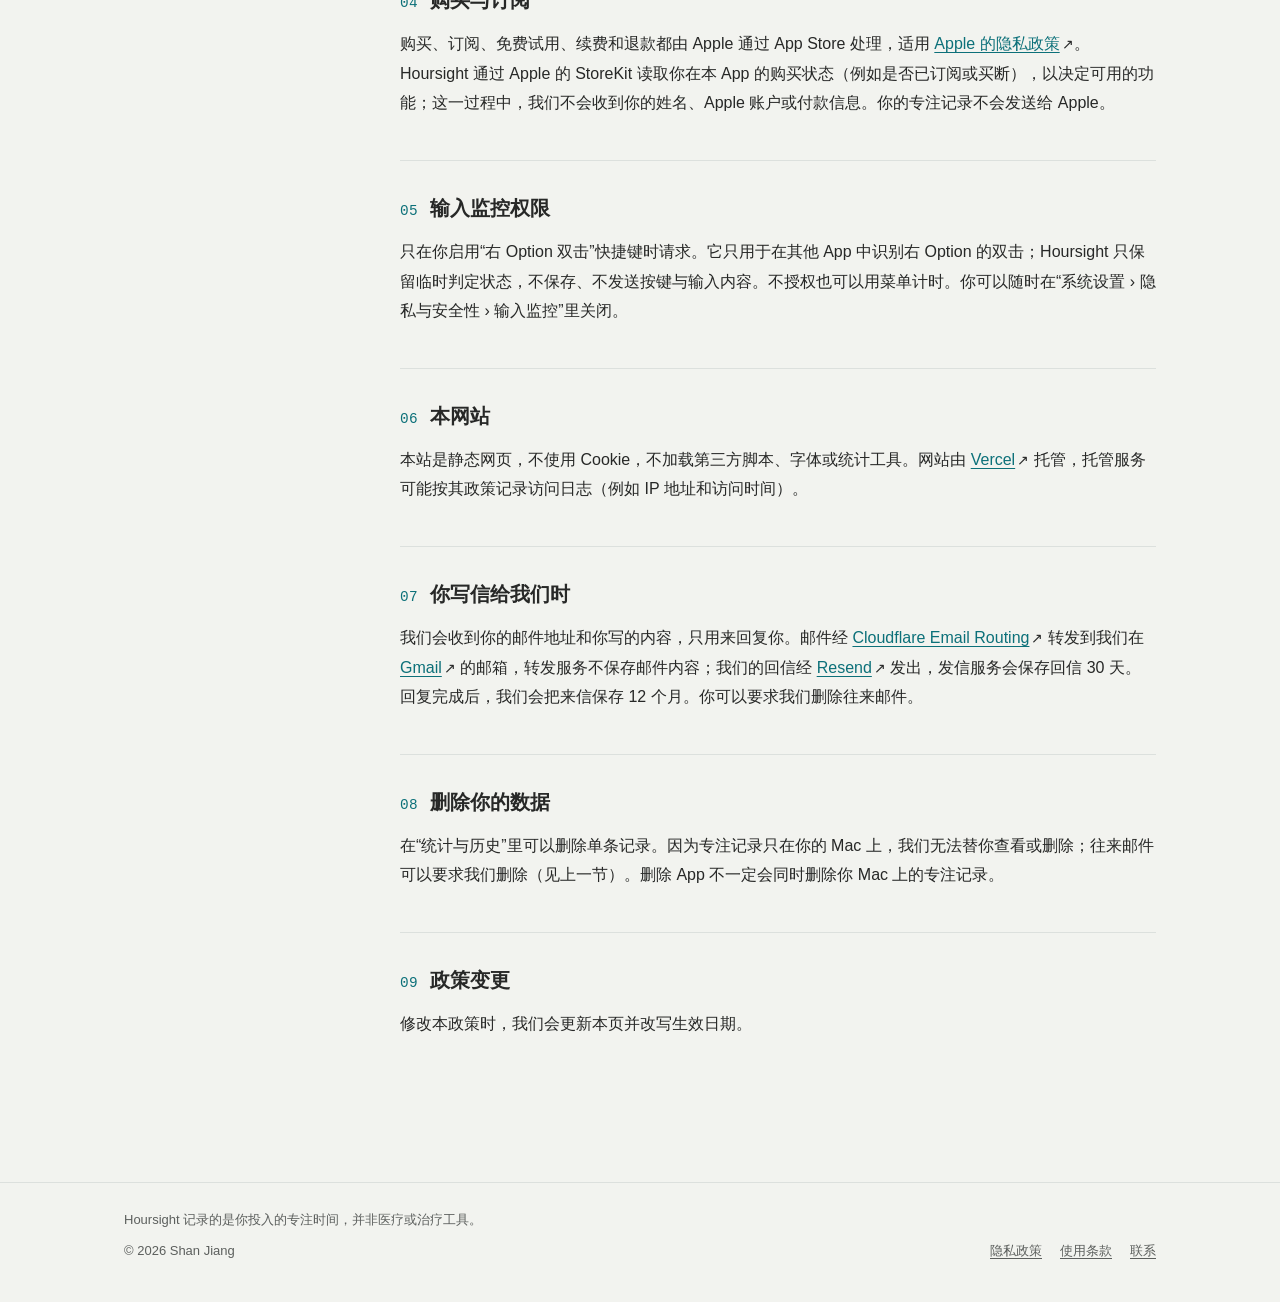
<file: public/zh-Hans/privacy/index.html>
<!doctype html>
<!-- Generated by website/build.mjs 1.1 (Hoursight help site). Do not edit by hand. -->
<html lang="zh-Hans">
<head>
<meta charset="utf-8"><meta name="viewport" content="width=device-width, initial-scale=1">
<meta name="color-scheme" content="light dark">
<title>隐私政策 · Hoursight</title>
<meta name="description" content="记录保存在你的 Mac 上 · 不需要账号 · App 不向我们发送你的记录 · 付款由 Apple 处理 · 网站与来信">
<link rel="icon" href="../../assets/favicon-32.png" sizes="32x32"><link rel="apple-touch-icon" href="../../assets/apple-touch-icon-180.png">
<link rel="alternate" hreflang="zh-Hans" href="https://hoursight.app/zh-Hans/privacy/"><link rel="alternate" hreflang="en" href="https://hoursight.app/en/privacy/"><link rel="alternate" hreflang="ja" href="https://hoursight.app/ja/privacy/">
<link rel="stylesheet" href="../../site.css">
</head>
<body class="page-privacy">
<a class="skip" href="#main">跳到正文</a>
<header class="site-header"><div class="bar">
<a class="brand" href="../"><img src="../../assets/hoursight-128.png" width="32" height="32" alt=""><span>Hoursight</span></a>
<nav class="site-nav" aria-label="网站导航"><a href="../">帮助</a><a href="../privacy/" aria-current="page">隐私政策</a><a href="../terms/">使用条款</a><a href="../contact/">联系</a></nav>
<div class="lang-switch" role="group" aria-label="语言"><span class="lang-current" lang="zh-Hans" aria-current="true">简体中文</span><a href="../../en/privacy/" lang="en" hreflang="en">English</a><a href="../../ja/privacy/" lang="ja" hreflang="ja">日本語</a></div>
</div></header>
<main id="main"><div class="doc-head"><p class="eyebrow">PRIVACY</p><h1>隐私政策</h1><p class="doc-meta">生效日期：2026年10月20日　适用于 Hoursight（Mac 版）与本网站</p></div>
<div class="help-layout doc-layout"><nav class="toc" aria-label="本页目录"><p class="toc-title">本页目录</p><ol><li><a href="#p1"><span class="idx">01</span><span>谁负责这份政策</span></a></li><li><a href="#p2"><span class="idx">02</span><span>Hoursight 在你的 Mac 上保存什么</span></a></li><li><a href="#p3"><span class="idx">03</span><span>App 不收集什么</span></a></li><li><a href="#p4"><span class="idx">04</span><span>购买与订阅</span></a></li><li><a href="#p5"><span class="idx">05</span><span>输入监控权限</span></a></li><li><a href="#p6"><span class="idx">06</span><span>本网站</span></a></li><li><a href="#p7"><span class="idx">07</span><span>你写信给我们时</span></a></li><li><a href="#p8"><span class="idx">08</span><span>删除你的数据</span></a></li><li><a href="#p9"><span class="idx">09</span><span>政策变更</span></a></li></ol></nav><div class="doc-main">
<section class="summary" aria-label="要点"><h2 class="summary-label">要点</h2><ul><li><strong>记录保存在你的 Mac 上</strong><span>专注记录、备注和统计保存在本机的 App 沙盒里，不同步到 iCloud 或其他设备。</span></li><li><strong>不需要账号</strong><span>Hoursight 没有注册、登录或用户账号。</span></li><li><strong>App 不向我们发送你的记录</strong><span>App 本身不向我们发送你的专注记录；App 里没有分析统计、广告或第三方代码库。</span></li><li><strong>付款由 Apple 处理</strong><span>购买与订阅通过 App Store 完成；App 只读取购买状态，不经手你的付款信息。</span></li><li><strong>网站与来信</strong><span>本站不用 Cookie，也不加载第三方资源；托管服务可能记录访问日志。你写信给我们时，我们只用这封邮件回复你。</span></li></ul></section>
<div class="doc-body"><section class="policy-sec" id="p1"><h2><span class="idx">01</span>谁负责这份政策</h2><p>Hoursight 由 Shan Jiang 开发和提供（下称<span class="nb">“我们”</span>）。对本政策有疑问，请写信到 hello@hoursight.app。</p></section><section class="policy-sec" id="p2"><h2><span class="idx">02</span>Hoursight 在你的 Mac 上保存什么</h2><p>为了计时和统计，Hoursight 在你的 Mac 上保存以下内容：</p><ul><li>计时记录：每一块的开始与结束时间、时长，以及你写的备注。</li><li>由记录得出的内容：统计、纪录与提醒，以及每次完成时保存的对照结果。</li><li>免费次数的计次：每次成功开始计时的记录，用来计算每天的免费次数。</li><li>设置：界面语言、状态栏显示方式、是否显示当日块条；以及上次确认的订阅方案与到期日，只用于显示，不决定你能否使用。</li><li>运行文件：防止同时运行两份的锁文件，以及只保留最近 50 行、不含你记录内容的诊断文件。</li></ul><p>这些内容保存在 App 的沙盒容器里，只由这台 Mac 上的 Hoursight 读写，不会同步到 iCloud 或其他设备。我们无法访问它们。</p></section><section class="policy-sec" id="p3"><h2><span class="idx">03</span>App 不收集什么</h2><p>Hoursight App 本身不收集你的个人信息，也不把上面的内容发送给我们或任何第三方：没有账号，没有分析统计，没有广告，没有第三方代码库。</p><p>App 在 macOS 沙盒中运行，没有申请对外联网的权限。App 会读取系统报告的联网状态（只判断是否在线），以便网络恢复后向 App Store 重新确认购买状态；这一过程不发送你的数据。</p><p>如果你在 macOS 设置里选择与 App 开发者共享分析数据，Apple 可能把崩溃报告等诊断信息提供给我们。</p></section><section class="policy-sec" id="p4"><h2><span class="idx">04</span>购买与订阅</h2><p>购买、订阅、免费试用、续费和退款都由 Apple 通过 App Store 处理，适用 <a href="https://www.apple.com/legal/privacy/" rel="noopener">Apple 的隐私政策</a><span class="ext" aria-hidden="true">↗</span>。Hoursight 通过 Apple 的 StoreKit 读取你在本 App 的购买状态（例如是否已订阅或买断），以决定可用的功能；这一过程中，我们不会收到你的姓名、Apple 账户或付款信息。你的专注记录不会发送给 Apple。</p></section><section class="policy-sec" id="p5"><h2><span class="idx">05</span>输入监控权限</h2><p>只在你启用<span class="nb">“右 Option 双击”</span>快捷键时请求。它只用于在其他 App 中识别右 Option 的双击；Hoursight 只保留临时判定状态，不保存、不发送按键与输入内容。不授权也可以用菜单计时。你可以随时在“系统设置 › 隐私与安全性 › 输入监控”里关闭。</p></section><section class="policy-sec" id="p6"><h2><span class="idx">06</span>本网站</h2><p>本站是静态网页，不使用 Cookie，不加载第三方脚本、字体或统计工具。网站由 <a href="https://vercel.com/legal/privacy-policy" rel="noopener">Vercel</a><span class="ext" aria-hidden="true">↗</span> 托管，托管服务可能按其政策记录访问日志（例如 IP 地址和访问时间）。</p></section><section class="policy-sec" id="p7"><h2><span class="idx">07</span>你写信给我们时</h2><p>我们会收到你的邮件地址和你写的内容，只用来回复你。邮件经 <a href="https://www.cloudflare.com/privacypolicy/" rel="noopener">Cloudflare Email Routing</a><span class="ext" aria-hidden="true">↗</span> 转发到我们在 <a href="https://policies.google.com/privacy" rel="noopener">Gmail</a><span class="ext" aria-hidden="true">↗</span> 的邮箱，转发服务不保存邮件内容；我们的回信经 <a href="https://resend.com/legal/privacy-policy" rel="noopener">Resend</a><span class="ext" aria-hidden="true">↗</span> 发出，发信服务会保存回信 30 天。回复完成后，我们会把来信保存 12 个月。你可以要求我们删除往来邮件。</p></section><section class="policy-sec" id="p8"><h2><span class="idx">08</span>删除你的数据</h2><p>在<span class="nb">“统计与历史”</span>里可以删除单条记录。因为专注记录只在你的 Mac 上，我们无法替你查看或删除；往来邮件可以要求我们删除（见上一节）。删除 App 不一定会同时删除你 Mac 上的专注记录。</p></section><section class="policy-sec" id="p9"><h2><span class="idx">09</span>政策变更</h2><p>修改本政策时，我们会更新本页并改写生效日期。</p></section></div></div></div></main>
<footer class="site-footer"><div class="bar"><p class="footer-note">Hoursight 记录的是你投入的专注时间，并非医疗或治疗工具。</p><nav class="footer-links" aria-label="网站导航"><a href="../privacy/">隐私政策</a><a href="../terms/">使用条款</a><a href="../contact/">联系</a></nav><p class="footer-made">© 2026 Shan Jiang</p></div></footer>
</body></html>
</file>
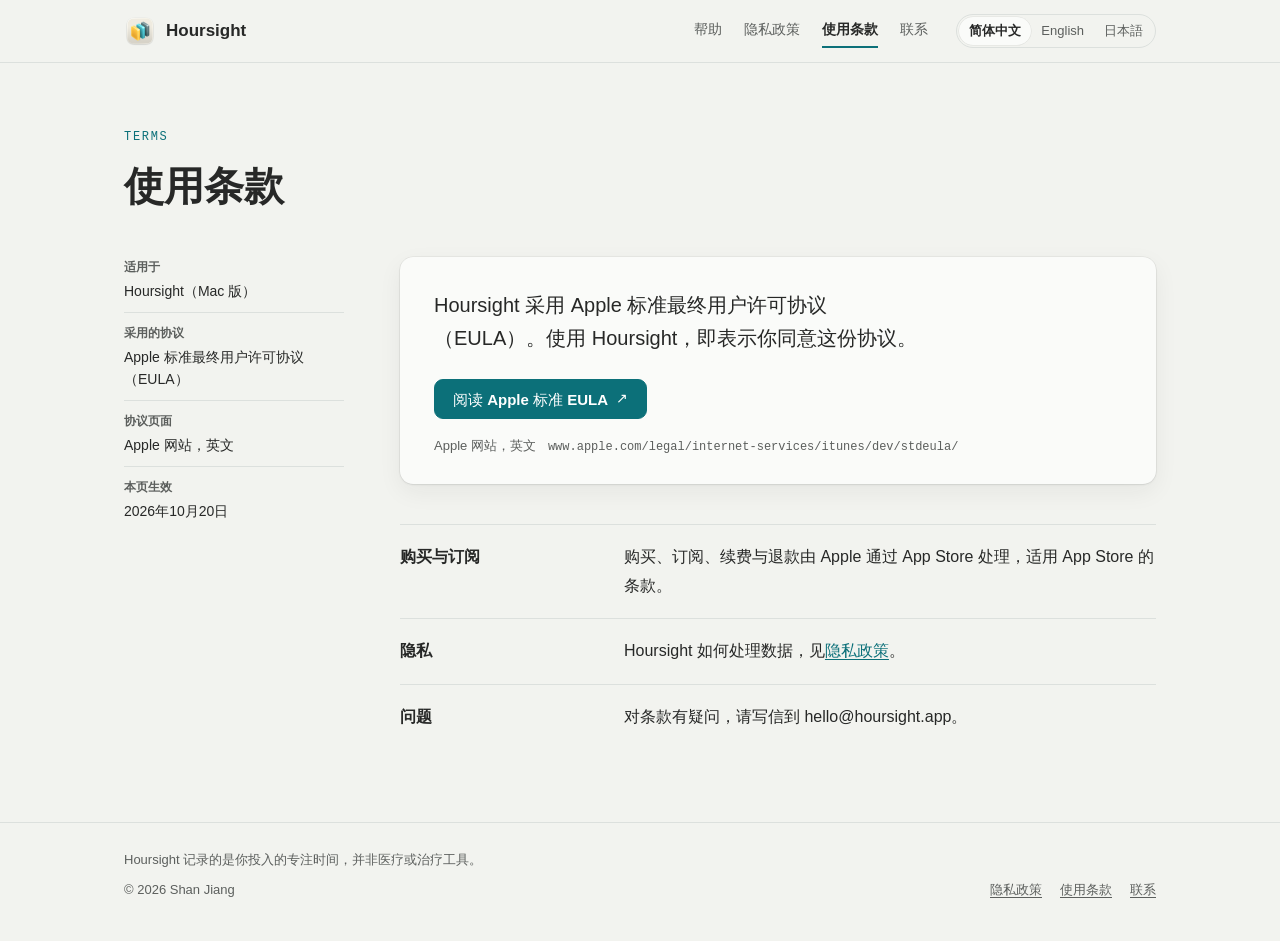
<file: public/zh-Hans/terms/index.html>
<!doctype html>
<!-- Generated by website/build.mjs 1.1 (Hoursight help site). Do not edit by hand. -->
<html lang="zh-Hans">
<head>
<meta charset="utf-8"><meta name="viewport" content="width=device-width, initial-scale=1">
<meta name="color-scheme" content="light dark">
<title>使用条款 · Hoursight</title>
<meta name="description" content="Hoursight 采用 Apple 标准最终用户许可协议（EULA）。使用 Hoursight，即表示你同意这份协议。">
<link rel="icon" href="../../assets/favicon-32.png" sizes="32x32"><link rel="apple-touch-icon" href="../../assets/apple-touch-icon-180.png">
<link rel="alternate" hreflang="zh-Hans" href="https://hoursight.app/zh-Hans/terms/"><link rel="alternate" hreflang="en" href="https://hoursight.app/en/terms/"><link rel="alternate" hreflang="ja" href="https://hoursight.app/ja/terms/">
<link rel="stylesheet" href="../../site.css">
</head>
<body class="page-terms">
<a class="skip" href="#main">跳到正文</a>
<header class="site-header"><div class="bar">
<a class="brand" href="../"><img src="../../assets/hoursight-128.png" width="32" height="32" alt=""><span>Hoursight</span></a>
<nav class="site-nav" aria-label="网站导航"><a href="../">帮助</a><a href="../privacy/">隐私政策</a><a href="../terms/" aria-current="page">使用条款</a><a href="../contact/">联系</a></nav>
<div class="lang-switch" role="group" aria-label="语言"><span class="lang-current" lang="zh-Hans" aria-current="true">简体中文</span><a href="../../en/terms/" lang="en" hreflang="en">English</a><a href="../../ja/terms/" lang="ja" hreflang="ja">日本語</a></div>
</div></header>
<main id="main"><div class="doc-head"><p class="eyebrow">TERMS</p><h1>使用条款</h1></div>
<div class="help-layout doc-layout"><aside class="doc-aside"><dl class="aside-meta"><div><dt>适用于</dt><dd>Hoursight（Mac 版）</dd></div><div><dt>采用的协议</dt><dd>Apple 标准最终用户许可协议（EULA）</dd></div><div><dt>协议页面</dt><dd>Apple 网站，英文</dd></div><div><dt>本页生效</dt><dd>2026年10月20日</dd></div></dl></aside><div class="doc-main">
<section class="terms-card"><p class="terms-lead">Hoursight 采用 Apple 标准最终用户许可协议（EULA）。使用 Hoursight，即表示你同意这份协议。</p><a class="button primary" href="https://www.apple.com/legal/internet-services/itunes/dev/stdeula/" rel="noopener" target="_blank">阅读 Apple 标准 EULA <span class="ext" aria-hidden="true">↗</span><span class="vh">（在新窗口打开）</span></a><p class="terms-url"><span>Apple 网站，英文</span><code>www.apple.com/legal/internet-services/itunes/dev/stdeula/</code></p></section>
<dl class="terms-points"><div><dt>购买与订阅</dt><dd>购买、订阅、续费与退款由 Apple 通过 App Store 处理，适用 App Store 的条款。</dd></div><div><dt>隐私</dt><dd>Hoursight 如何处理数据，见<a href="../privacy/">隐私政策</a>。</dd></div><div><dt>问题</dt><dd>对条款有疑问，请写信到 hello@hoursight.app。</dd></div></dl></div></div></main>
<footer class="site-footer"><div class="bar"><p class="footer-note">Hoursight 记录的是你投入的专注时间，并非医疗或治疗工具。</p><nav class="footer-links" aria-label="网站导航"><a href="../privacy/">隐私政策</a><a href="../terms/">使用条款</a><a href="../contact/">联系</a></nav><p class="footer-made">© 2026 Shan Jiang</p></div></footer>
</body></html>
</file>
<file: public/site.css>
/* Version: 1.1 | Updated: 2026-10-20 */
/* Hoursight help site (PKG-007 K-05), published styles. Taken from the approved prototype design/mockups/current/site/site.css 1.9
   (DESIGN v4.14 section 2.7, v4.15 text) with the review layer removed: no placeholder chip, no to-verify marks or notes, no
   appearance switch (light and dark follow prefers-color-scheme only), no "mailbox not ready" note. System fonts only; nothing is
   loaded from third parties. Layout, colours and motion are unchanged. */
:root{
  --bg:#f2f3ef;--paper:#fafbf9;--ink:#272827;--muted:#5c5f5d;--line:#dce0dd;--hair:#2728271a;
  --teal:#0c7079;--teal-ink:#0a5d66;--teal-soft:#e1eff1;--on-teal:#fff;
  --blk-regular:#748789;--blk-cont:#0c7079;--track:#e6e9e4;
  --btn-bg:#eeefeb;--btn-edge:#d5d9d4;--dis-bg:transparent;--dis-edge:#c4c9c3;--dis-ink:#5c5f5d;
  --shadow:0 1px 2px #1d262814,0 8px 24px #1d26280f;
  --sans:-apple-system,BlinkMacSystemFont,"SF Pro Text","Helvetica Neue","PingFang SC","Hiragino Sans",sans-serif;
  --mono:ui-monospace,"SF Mono",Menlo,monospace;
  --rail:220px;--gutter:56px;--measure-wide:756px;
  color-scheme:light;
}
@media (prefers-color-scheme:dark){:root{
  --bg:#1f2020;--paper:#2a2c2c;--ink:#e6e7e4;--muted:#a3a7a5;--line:#3e4241;--hair:#ffffff1f;
  --teal:#48b7c2;--teal-ink:#7fd0d8;--teal-soft:#213a3d;--on-teal:#0d1f21;
  --blk-regular:#728486;--blk-cont:#48b7c2;--track:#333636;
  --btn-bg:#343736;--btn-edge:#4a4e4d;--dis-bg:transparent;--dis-edge:#4a4e4d;--dis-ink:#a3a7a5;
  --shadow:0 1px 2px #0000004d,0 10px 30px #00000040;color-scheme:dark}}
*{box-sizing:border-box}
html{-webkit-text-size-adjust:100%}
body{margin:0;background:var(--bg);color:var(--ink);font:16px/1.7 var(--sans);-webkit-font-smoothing:antialiased;font-variant-numeric:tabular-nums}
/* Language fonts only where a lang attribute is set (the page root and language names); descendants inherit, so classes such as the time axis keep their own font. */
[lang|="ja"]{font-family:-apple-system,BlinkMacSystemFont,"Hiragino Sans","Hiragino Kaku Gothic ProN","SF Pro Text",sans-serif}
[lang|="zh"]{font-family:-apple-system,BlinkMacSystemFont,"PingFang SC","SF Pro Text",sans-serif}
/* Japanese line breaking: no small kana or prolonged mark at a line start; phrases kept whole where the browser can find them. */
html:lang(ja){line-break:strict;word-break:auto-phrase}
html:lang(ja) :is(h1,h2,.lead,.terms-lead,.faq summary span,.summary strong,.toc a span:not(.idx)){word-break:keep-all;word-break:auto-phrase}
:is(h1,h2,.lead,.terms-lead){text-wrap:balance}
a{color:var(--teal);text-underline-offset:3px;text-decoration-thickness:1px}
a:hover{text-decoration-thickness:2px}
:focus-visible{outline:2px solid var(--teal);outline-offset:2px;border-radius:4px}
.nb{white-space:nowrap}
.site-nav a,.footer-links a{white-space:nowrap}
.vh{position:absolute;width:1px;height:1px;overflow:hidden;clip:rect(0 0 0 0);white-space:nowrap}
.skip{position:absolute;left:16px;top:-48px;background:var(--paper);padding:8px 12px;border-radius:8px;z-index:20}.skip:focus{top:10px}
.bar{max-width:1080px;margin:0 auto;padding:0 24px}
.ext{font-size:.9em;margin-left:2px}
.idx{font-family:var(--mono);font-size:.72em;font-weight:500;color:var(--teal);letter-spacing:.02em;margin-right:12px}
.eyebrow{font-family:var(--mono);font-size:12px;letter-spacing:.14em;color:var(--teal);margin:0 0 14px}
.lead{font-size:18px;line-height:1.7;color:var(--muted);margin:0}
.quiet{color:var(--muted);font-size:14px}
/* Header */
.site-header{position:sticky;top:0;z-index:10;background:var(--bg);border-bottom:1px solid var(--line)}
.site-header .bar{display:flex;align-items:center;gap:28px;min-height:62px}
.brand{display:flex;align-items:center;gap:10px;color:var(--ink);text-decoration:none;font-weight:600;font-size:17px}
.brand img{width:32px;height:32px}
.site-nav{display:flex;gap:22px;margin-left:auto;font-size:14px}
.site-nav a{color:var(--muted);text-decoration:none;padding:4px 0;border-bottom:2px solid transparent}
.site-nav a:hover{color:var(--ink)}
.site-nav a[aria-current="page"]{color:var(--ink);border-bottom-color:var(--teal);font-weight:600}
.lang-switch{display:flex;align-items:center;font-size:13px;border:1px solid var(--line);border-radius:999px;padding:2px}
.lang-switch>*{padding:3px 10px;border-radius:999px;white-space:nowrap}
.lang-switch a{color:var(--muted);text-decoration:none}.lang-switch a:hover{color:var(--ink)}
.lang-current{background:var(--paper);color:var(--ink);font-weight:600;box-shadow:0 0 0 .5px var(--hair)}
main{display:block;max-width:1080px;margin:0 auto;padding:0 24px 72px}
/* Help hero with the day ruler */
.hero{display:grid;grid-template-columns:1.05fr 1fr;gap:56px;align-items:center;padding:64px 0 56px}
h1{font-size:44px;line-height:1.15;font-weight:650;margin:0 0 18px}
:lang(ja) h1,:lang(zh-Hans) h1{font-size:40px;line-height:1.25}
.ruler{margin:0;background:var(--paper);border-radius:13px;box-shadow:0 0 0 .5px var(--hair),var(--shadow);padding:26px 24px 20px}
.ruler-track{position:relative;height:34px;background:var(--track);border-radius:7px;overflow:hidden}
.blk{position:absolute;top:6px;bottom:6px;border-radius:4px;transform-origin:left center}
.blk-c{background:var(--blk-cont)}.blk-b{background:var(--blk-regular)}
.blk-s{background:repeating-linear-gradient(135deg,var(--muted) 0 1.5px,transparent 1.5px 5px);opacity:.55}
.ruler-axis{position:relative;height:22px;margin-top:6px;font-family:var(--mono);font-size:11px;color:var(--muted)}
.ruler-axis span{position:absolute;top:0;transform:translateX(-2px)}
.ruler-axis span:before{content:'';position:absolute;left:2px;top:-6px;width:1px;height:5px;background:var(--line)}
.ruler-legend{list-style:none;display:flex;flex-wrap:wrap;gap:4px 18px;margin:2px 0 0;padding:0;font-size:12px;color:var(--muted)}.ruler-legend li{display:flex;align-items:center;gap:6px}.ruler-legend i{display:inline-block;width:14px;height:8px;border-radius:2px}
.ruler figcaption{font-size:14px;color:var(--muted);margin-top:8px;padding-top:12px;border-top:1px solid var(--line)}
/* Help body: a vertical tick rail for the table of contents */
.help-layout{display:grid;grid-template-columns:var(--rail) minmax(0,var(--measure-wide));gap:var(--gutter);border-top:1px solid var(--line);padding-top:40px}
.doc-layout{border-top:0;padding-top:0}
.toc{position:sticky;top:94px;align-self:start}
.toc-title{font-size:12px;color:var(--muted);margin:0 0 10px;font-weight:600}
.toc ol{list-style:none;margin:0;padding:0 0 0 14px;border-left:1px solid var(--line)}
.toc li{position:relative;margin:0}
.toc li:before{content:'';position:absolute;left:-14px;top:50%;width:8px;height:1px;background:var(--line)}
.toc a{display:flex;align-items:baseline;padding:6px 0;color:var(--ink);text-decoration:none;font-size:14px}.toc .idx{flex:none}
.toc a:hover .idx{color:var(--teal-ink)}
.faq-group{margin:0 0 44px;scroll-margin-top:90px}
.faq-group h2{font-size:22px;line-height:1.3;font-weight:650;margin:0 0 6px;display:flex;align-items:baseline}
.faq{border-bottom:1px solid var(--line)}
.faq summary{display:flex;align-items:center;gap:16px;justify-content:space-between;list-style:none;cursor:pointer;padding:16px 0;font-size:17px;font-weight:550;line-height:1.5}
.faq summary::-webkit-details-marker{display:none}
.faq summary:hover span{color:var(--teal-ink)}
.faq-mark{position:relative;flex:none;width:22px;height:22px;border-radius:50%;box-shadow:inset 0 0 0 1px var(--line)}
.faq-mark:before,.faq-mark:after{content:'';position:absolute;left:6px;right:6px;top:10.5px;height:1px;background:var(--ink);transition:transform .18s ease}
.faq-mark:after{transform:rotate(90deg)}
.faq[open] .faq-mark:after{transform:rotate(0)}
.faq[open] .faq-mark{box-shadow:inset 0 0 0 1px var(--teal)}
.faq-a{padding:0 38px 20px 0}
.faq-a p{margin:0;line-height:1.8}
.more{display:flex;align-items:center;justify-content:space-between;gap:24px;margin-top:8px;padding:24px 26px;background:var(--paper);border-radius:13px;box-shadow:0 0 0 .5px var(--hair),var(--shadow);border-left:3px solid var(--teal)}
.more h2{font-size:18px;margin:0 0 4px}.more p{margin:0;color:var(--muted);font-size:15px}
/* Buttons */
.button{display:inline-flex;align-items:center;gap:6px;min-height:40px;padding:0 18px;border-radius:9px;border:1px solid var(--btn-edge);background:var(--btn-bg);color:var(--ink);font:inherit;font-size:15px;font-weight:550;text-decoration:none;cursor:pointer;white-space:nowrap}
.button.primary{background:var(--teal);border-color:var(--teal);color:var(--on-teal)}
.button.primary:hover{text-decoration:none;filter:brightness(1.06)}
.button:disabled{background:var(--dis-bg);border:1px solid var(--dis-edge);color:var(--dis-ink);cursor:not-allowed;filter:none}
/* Documents (privacy, terms, contact) */
.doc-head{padding:64px 0 28px;max-width:var(--measure-wide)}
.doc-meta{font-size:14px;color:var(--muted);margin:0}
.summary{max-width:var(--measure-wide);background:var(--paper);border-radius:13px;box-shadow:0 0 0 .5px var(--hair),var(--shadow);padding:22px 26px 8px;margin:0 0 48px}
.summary-label{font-family:var(--mono);font-size:12px;letter-spacing:.12em;color:var(--teal);margin:0 0 6px;font-weight:500}
.summary ul{list-style:none;margin:0;padding:0;display:grid;grid-template-columns:1fr 1fr;column-gap:40px}
.summary li{display:flex;flex-direction:column;gap:3px;padding:14px 0 16px;border-top:1px solid var(--line)}
.summary li:nth-child(-n+2){border-top:0}
.summary li:last-child:nth-child(odd){grid-column:1/-1}
.summary strong{font-size:17px;font-weight:650}
.summary span{font-size:14px;color:var(--muted);line-height:1.65}
.doc-body{max-width:var(--measure-wide)}
.policy-sec{padding:0 0 30px;margin:0 0 30px;border-bottom:1px solid var(--line)}
.policy-sec:last-child{border-bottom:0}
.policy-sec h2{font-size:20px;margin:0 0 12px;display:flex;align-items:baseline}
.policy-sec p{margin:0 0 12px;line-height:1.85}
.policy-sec ul{margin:0 0 12px;padding:0;list-style:none}
.policy-sec li{position:relative;padding-left:22px;margin:0 0 8px;line-height:1.75}
.policy-sec li:before{content:'';position:absolute;left:2px;top:.62em;width:9px;height:6px;border-radius:2px;background:var(--blk-cont)}
.terms-card{max-width:var(--measure-wide);background:var(--paper);border-radius:13px;box-shadow:0 0 0 .5px var(--hair),var(--shadow);padding:32px 34px 26px;margin:0 0 40px}
.terms-lead{font-size:20px;line-height:1.65;margin:0 0 24px;font-weight:500}
.terms-url{display:flex;flex-wrap:wrap;gap:4px 12px;align-items:baseline;margin:16px 0 0;font-size:13px;color:var(--muted)}
.terms-url code{font-family:var(--mono);font-size:12px;overflow-wrap:anywhere}
.terms-points{max-width:var(--measure-wide);margin:0;display:grid;gap:0}
.terms-points div{display:grid;grid-template-columns:200px 1fr;gap:24px;padding:18px 0;border-top:1px solid var(--line)}
.terms-points dt{font-weight:650}.terms-points dd{margin:0;line-height:1.8}
.mail-card{max-width:var(--measure-wide);background:var(--paper);border-radius:13px;box-shadow:0 0 0 .5px var(--hair),var(--shadow);padding:28px 32px;margin:16px 0 44px}
.mail-label{font-family:var(--mono);font-size:12px;letter-spacing:.12em;color:var(--teal);margin:0 0 8px}
.mail-address{font-size:26px;margin:0 0 22px;line-height:1.3}
.mail-actions{display:flex;flex-wrap:wrap;align-items:center;gap:10px 12px}
.contact-grid{display:grid;grid-template-columns:1fr 1fr;gap:40px;max-width:var(--measure-wide)}
.contact-grid h2{font-size:18px;margin:0 0 12px}
.contact-grid p{line-height:1.8}
.ticks{list-style:none;margin:0 0 16px;padding:0}
.ticks li{position:relative;padding-left:22px;margin:0 0 8px;line-height:1.7}
.ticks li:before{content:'';position:absolute;left:2px;top:.62em;width:9px;height:6px;border-radius:2px;background:var(--blk-cont)}
/* Left aside on terms and contact (same column as the contents rail). */
.doc-aside{position:sticky;top:94px;align-self:start}
.aside-meta{margin:0}.aside-meta div{padding:10px 0;border-top:1px solid var(--line)}.aside-meta div:first-child{border-top:0;padding-top:0}
.aside-meta dt{font-size:12px;color:var(--muted);font-weight:600}.aside-meta dd{margin:2px 0 0;font-size:14px;line-height:1.6}
.aside-title{font-size:14px;font-weight:650;margin:0 0 10px}
.doc-aside .ticks li{font-size:14px}
.contact-apple h2{font-size:18px;margin:0 0 10px}.contact-apple p{line-height:1.8}
/* Footer */
.site-footer{border-top:1px solid var(--line);padding:26px 0 40px;font-size:13px;color:var(--muted)}
.site-footer .bar{display:grid;grid-template-columns:1fr auto;gap:8px 32px}
.footer-note{margin:0;grid-column:1/-1}
.footer-links{display:flex;gap:18px}.footer-links a{color:var(--muted)}
.footer-made{margin:0;grid-row:2;grid-column:1}
/* Root language page */
.page-root{display:grid;min-height:100vh;place-items:center}
.root-main{padding:48px 24px;text-align:center;max-width:520px}
.root-main h1{font-size:34px;margin:14px 0 28px}
.root-langs{list-style:none;margin:0;padding:0;text-align:left;background:var(--paper);border-radius:13px;box-shadow:0 0 0 .5px var(--hair),var(--shadow)}
.root-langs li+li{border-top:1px solid var(--line)}
.root-langs a{display:grid;grid-template-columns:1fr auto;gap:2px 16px;padding:16px 22px;color:var(--ink);text-decoration:none}
.root-langs strong{font-size:17px}.root-langs span{grid-row:2;font-size:13px;color:var(--muted)}.root-langs i{grid-row:1/3;align-self:center;font-style:normal;color:var(--teal)}
.root-langs a:hover strong{color:var(--teal-ink)}
/* Page-load motion: text rises in, then the day's blocks fill from the left. */
@media (prefers-reduced-motion:no-preference){
  .hero-text>*,.doc-head>*{animation:rise .5s cubic-bezier(.2,.7,.2,1) both}
  .hero-text>:nth-child(2),.doc-head>:nth-child(2){animation-delay:.06s}.hero-text>:nth-child(3),.doc-head>:nth-child(3){animation-delay:.12s}
  .blk{animation:fill .55s cubic-bezier(.2,.7,.2,1) both}
  .blk:nth-child(2){animation-delay:.08s}.blk:nth-child(3){animation-delay:.16s}.blk:nth-child(4){animation-delay:.24s}.blk:nth-child(5){animation-delay:.32s}.blk:nth-child(6){animation-delay:.4s}.blk:nth-child(7){animation-delay:.48s}
  @keyframes rise{from{opacity:0;transform:translateY(8px)}to{opacity:1;transform:none}}
  @keyframes fill{from{transform:scaleX(0)}to{transform:scaleX(1)}}
}
/* Narrow screens: one column; the contents rail becomes a row of chips. */
@media (max-width:820px){
  .bar,main{padding-left:16px;padding-right:16px}
  .site-header .bar{flex-wrap:wrap;gap:6px 18px;padding-top:10px;padding-bottom:8px}
  .site-nav{order:3;width:100%;margin-left:0;gap:14px;overflow-x:auto;font-size:13px}
  .lang-switch{margin-left:auto}
  .hero{grid-template-columns:1fr;gap:32px;padding:40px 0 36px}
  h1{font-size:34px}:lang(ja) h1,:lang(zh-Hans) h1{font-size:32px}
  .help-layout{grid-template-columns:1fr;gap:20px;padding-top:24px}
  .toc{position:static}.toc ol{display:flex;flex-wrap:wrap;gap:8px;border:0;padding:0}.toc li:before{display:none}
  .toc a{padding:4px 12px;border:1px solid var(--line);border-radius:999px;font-size:13px}
  .faq-a{padding-right:0}
  .more{flex-direction:column;align-items:flex-start}
  .summary ul{grid-template-columns:1fr}.summary li:nth-child(2){border-top:1px solid var(--line)}
  .help-layout,.doc-layout{grid-template-columns:1fr}
  .doc-aside{position:static}.contact-layout .doc-aside{order:2}
  .terms-points div{grid-template-columns:1fr;gap:4px}
  .contact-grid{grid-template-columns:1fr;gap:28px}
  .doc-head{padding-top:40px}
  .site-footer .bar{grid-template-columns:1fr}.footer-links{flex-wrap:wrap;gap:6px 18px}.footer-made{grid-row:auto}
}
</file>
